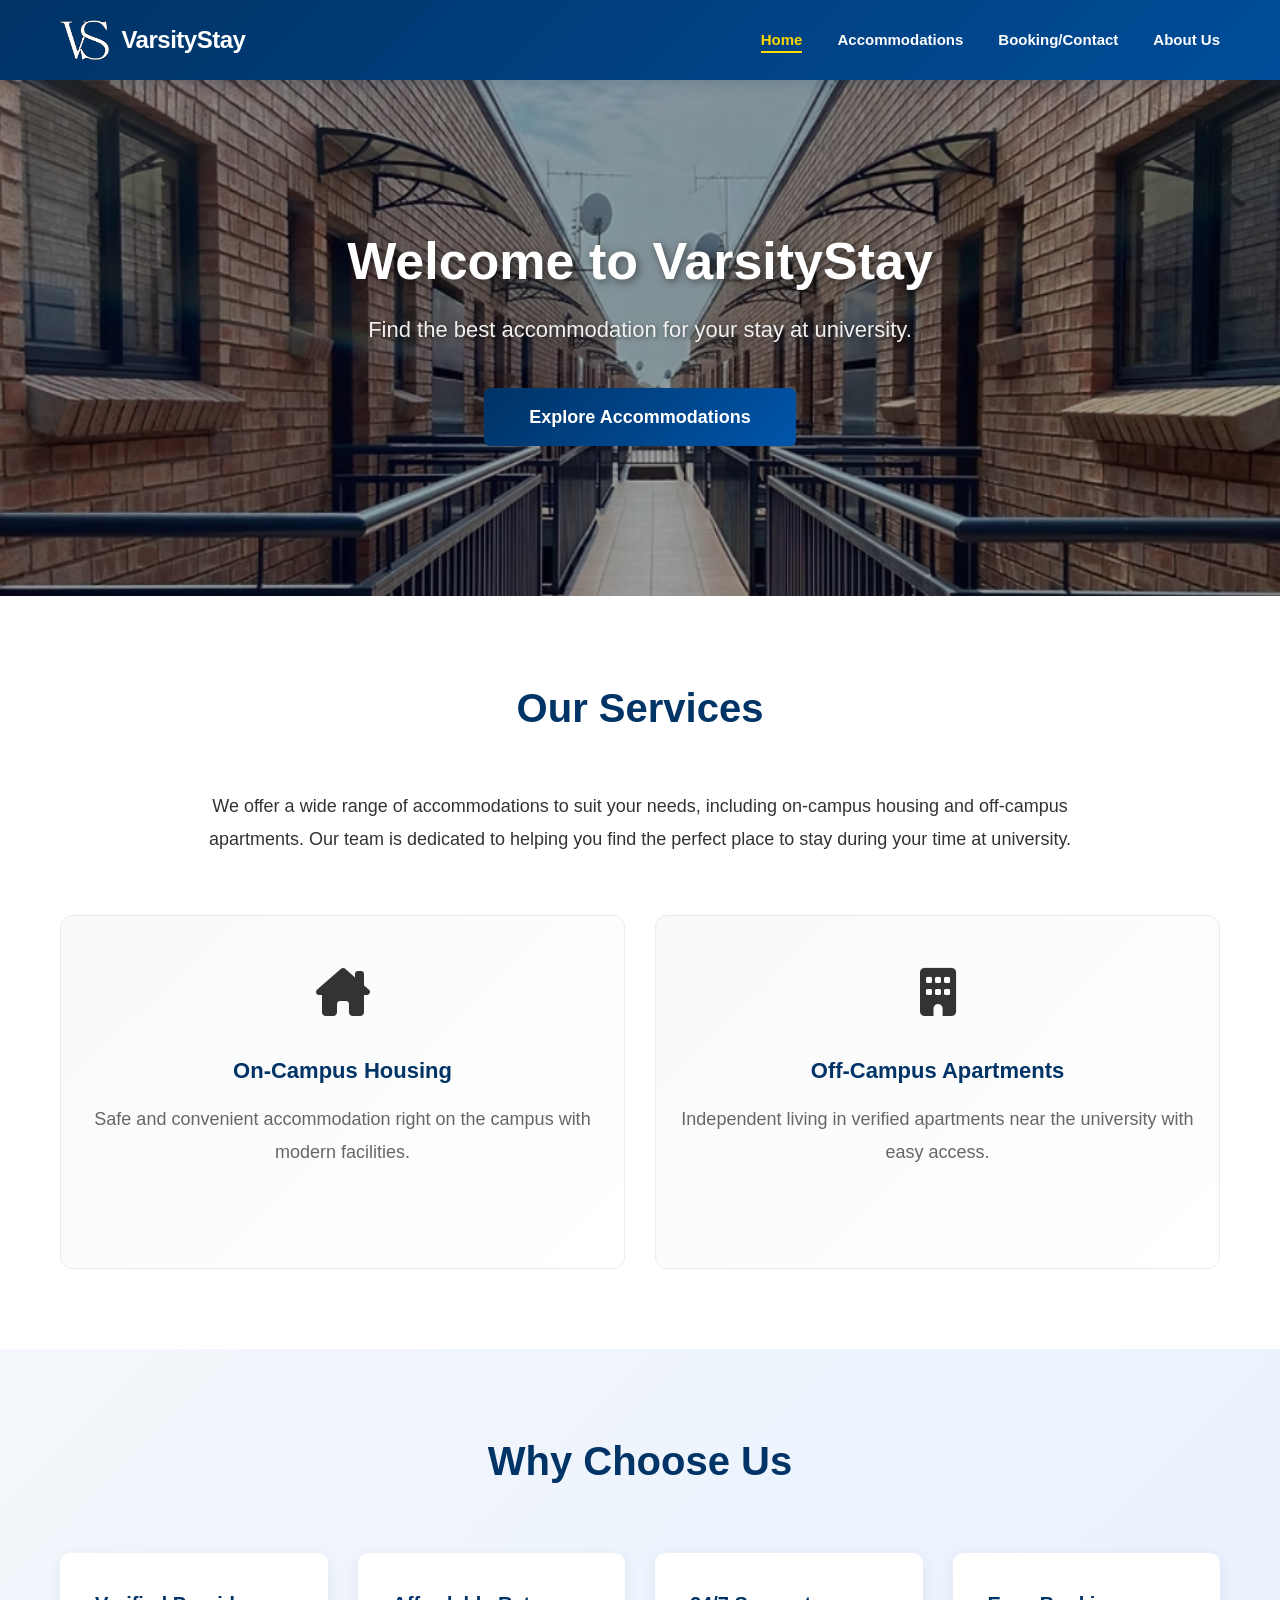
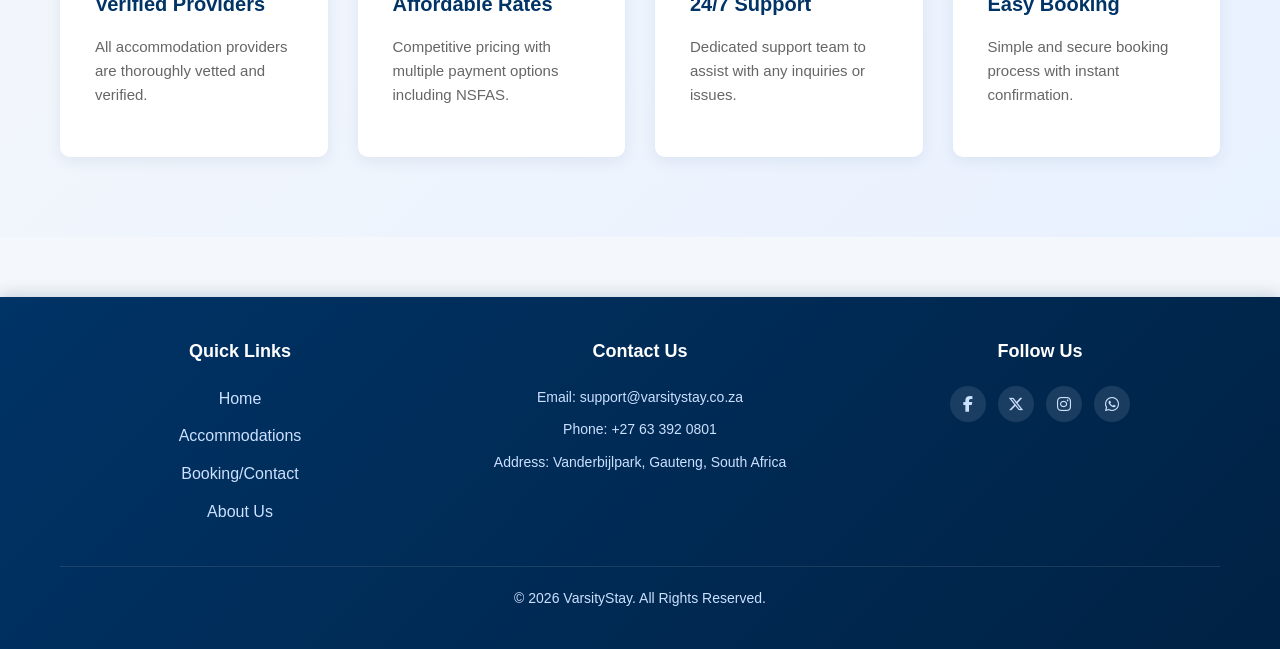
<file: index.html>
<!DOCTYPE html>
<html lang="en">
<head>
    <meta charset="UTF-8">
    <meta name="viewport" content="width=device-width, initial-scale=1.0">
    <title>VarsityStay | Home</title>
    <link rel="icon" type="image/png" href="images/VS.png">
    <link rel="stylesheet" href="css/style.css?v=1.1">
    <link rel="stylesheet" href="https://cdnjs.cloudflare.com/ajax/libs/font-awesome/6.5.1/css/all.min.css">
    <style>
        #hero {
            position: relative;
            overflow: hidden;
        }

        #hero::after {
            content: '';
            position: absolute;
            top: 0;
            left: 0;
            right: 0;
            bottom: 0;
            background: url('images/VUT.jpeg') center/cover;
            background-attachment: fixed;
            animation: zoomBackground 15s ease-in-out infinite;
            z-index: 0;
        }

        @keyframes zoomBackground {
            0%, 100% {
                transform: scale(1);
            }
            50% {
                transform: scale(1.1);
            }
        }

        #hero::before {
            content: '';
            position: absolute;
            top: 0;
            left: 0;
            right: 0;
            bottom: 0;
            background: rgba(0, 0, 0, 0.35);
            z-index: 1;
        }

        .hero-content {
            position: relative;
            z-index: 2 !important;
        }

        #hero h1 {
            color: #ffffff !important;
            text-shadow: 2px 2px 8px rgba(0, 0, 0, 0.5);
        }

        #hero p {
            color: #f0f0f0 !important;
            text-shadow: 1px 1px 4px rgba(0, 0, 0, 0.5);
        }

        #hero .btn {
            position: relative;
            z-index: 2;
        }
    </style>
</head>
<body>
    <header>
        <div class="header-container">
            <div class="logo">
                <a href="index.html"><img src="images/VS.png" alt="VarsityStay Logo" class="logo-img">VarsityStay</a>
            </div>
            <nav>
                <ul>
                    <li><a href="index.html" class="active">Home</a></li>
                    <li><a href="Accom.html">Accommodations</a></li>
                    <li><a href="Booking.html">Booking/Contact</a></li>
                    <li><a href="About.html">About Us</a></li>
                </ul>
            </nav>
        </div>
    </header>

    <main>
        <section id="hero">
            <div class="hero-content">
                <h1>Welcome to VarsityStay</h1>
                <p>Find the best accommodation for your stay at university.</p>
                <a href="Accom.html" class="btn btn-primary">Explore Accommodations</a>
            </div>
        </section>

        <section id="services">
            <div class="container">
                <h2>Our Services</h2>
                <p>We offer a wide range of accommodations to suit your needs, including on-campus housing and off-campus apartments. Our team is dedicated to helping you find the perfect place to stay during your time at university.</p>
                
                <div class="services-grid">
                    <article class="service-card">
                        <div class="service-icon"><i class="fa-solid fa-house-chimney"></i></div>
                        <h3>On-Campus Housing</h3>
                        <p>Safe and convenient accommodation right on the campus with modern facilities.</p>
                    </article>
                    <article class="service-card">
                        <div class="service-icon"><i class="fa-solid fa-building"></i></div>
                        <h3>Off-Campus Apartments</h3>
                        <p>Independent living in verified apartments near the university with easy access.</p>
                    </article>
                </div>
            </div>
        </section>

        <section id="features">
            <div class="container">
                <h2>Why Choose Us</h2>
                <div class="features-grid">
                    <div class="feature">
                        <h3>Verified Providers</h3>
                        <p>All accommodation providers are thoroughly vetted and verified.</p>
                    </div>
                    <div class="feature">
                        <h3>Affordable Rates</h3>
                        <p>Competitive pricing with multiple payment options including NSFAS.</p>
                    </div>
                    <div class="feature">
                        <h3>24/7 Support</h3>
                        <p>Dedicated support team to assist with any inquiries or issues.</p>
                    </div>
                    <div class="feature">
                        <h3>Easy Booking</h3>
                        <p>Simple and secure booking process with instant confirmation.</p>
                    </div>
                </div>
            </div>
        </section>
    </main>

    <footer>
        <div class="container">
            <div class="footer-content">
                <div class="footer-section">
                    <h4>Quick Links</h4>
                    <ul>
                        <li><a href="index.html">Home</a></li>
                        <li><a href="Accom.html">Accommodations</a></li>
                        <li><a href="Booking.html">Booking/Contact</a></li>
                        <li><a href="About.html">About Us</a></li>
                    </ul>
                </div>
                <div class="footer-section">
                    <h4>Contact Us</h4>
                    <p>Email: <a href="mailto:support@varsitystay.co.za">support@varsitystay.co.za</a></p>
                    <p>Phone: <a href="tel:+27633920801">+27 63 392 0801</a></p>
                    <p>Address: Vanderbijlpark, Gauteng, South Africa</p>
                </div>
                <div class="footer-section">
                    <h4>Follow Us</h4>
                    <ul class="social-links">
                        <li><a href="https://www.facebook.com/varsitystay" target="_blank" title="Facebook"><i class="fa-brands fa-facebook-f"></i></a></li>
                        <li><a href="https://www.twitter.com/varsitystay" target="_blank" title="Twitter"><i class="fa-brands fa-x-twitter"></i></a></li>
                        <li><a href="https://www.instagram.com/varsitystay" target="_blank" title="Instagram"><i class="fa-brands fa-instagram"></i></a></li>
                        <li><a href="https://wa.me/27633920801" target="_blank" title="WhatsApp"><i class="fa-brands fa-whatsapp"></i></a></li>
                    </ul>
                </div>
            </div>
            <div class="footer-bottom">
                <p>&copy; 2026 VarsityStay. All Rights Reserved.</p>
            </div>
        </div>
    </footer>
</body>
</html>
</file>
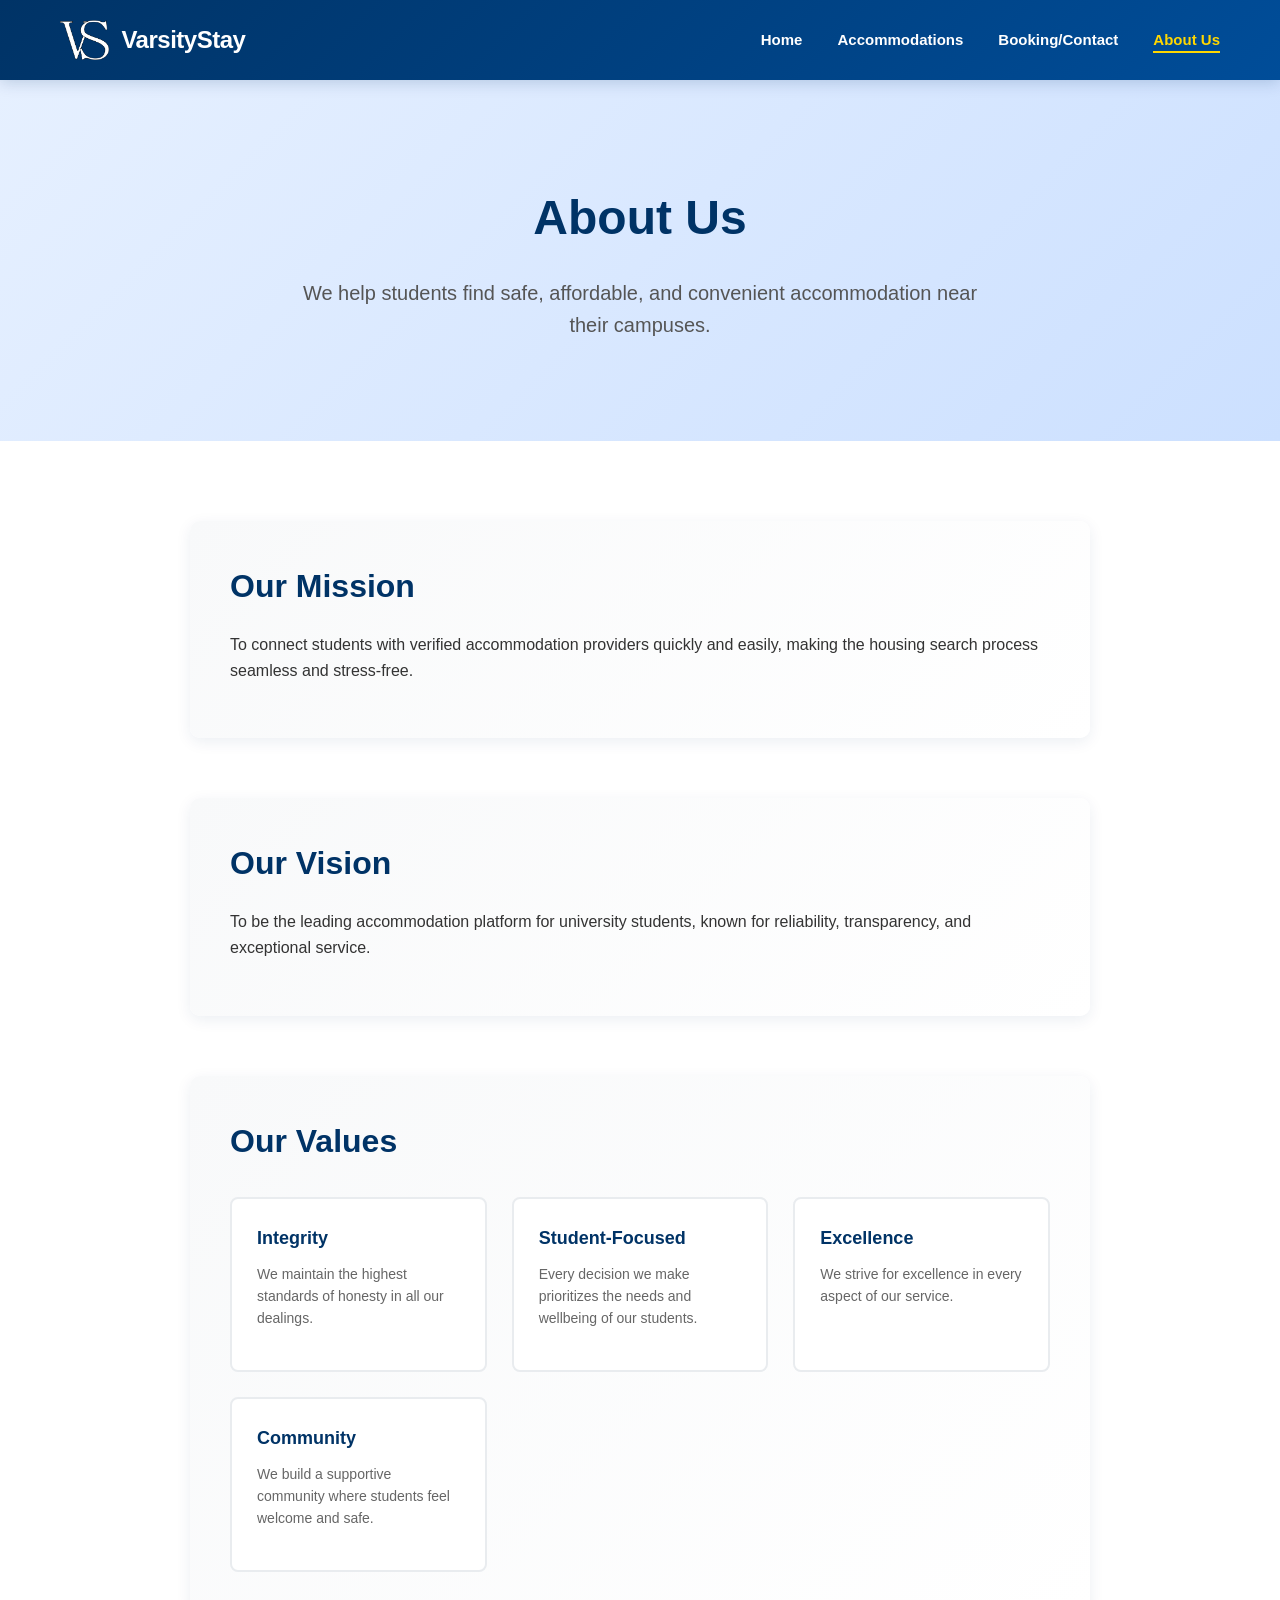
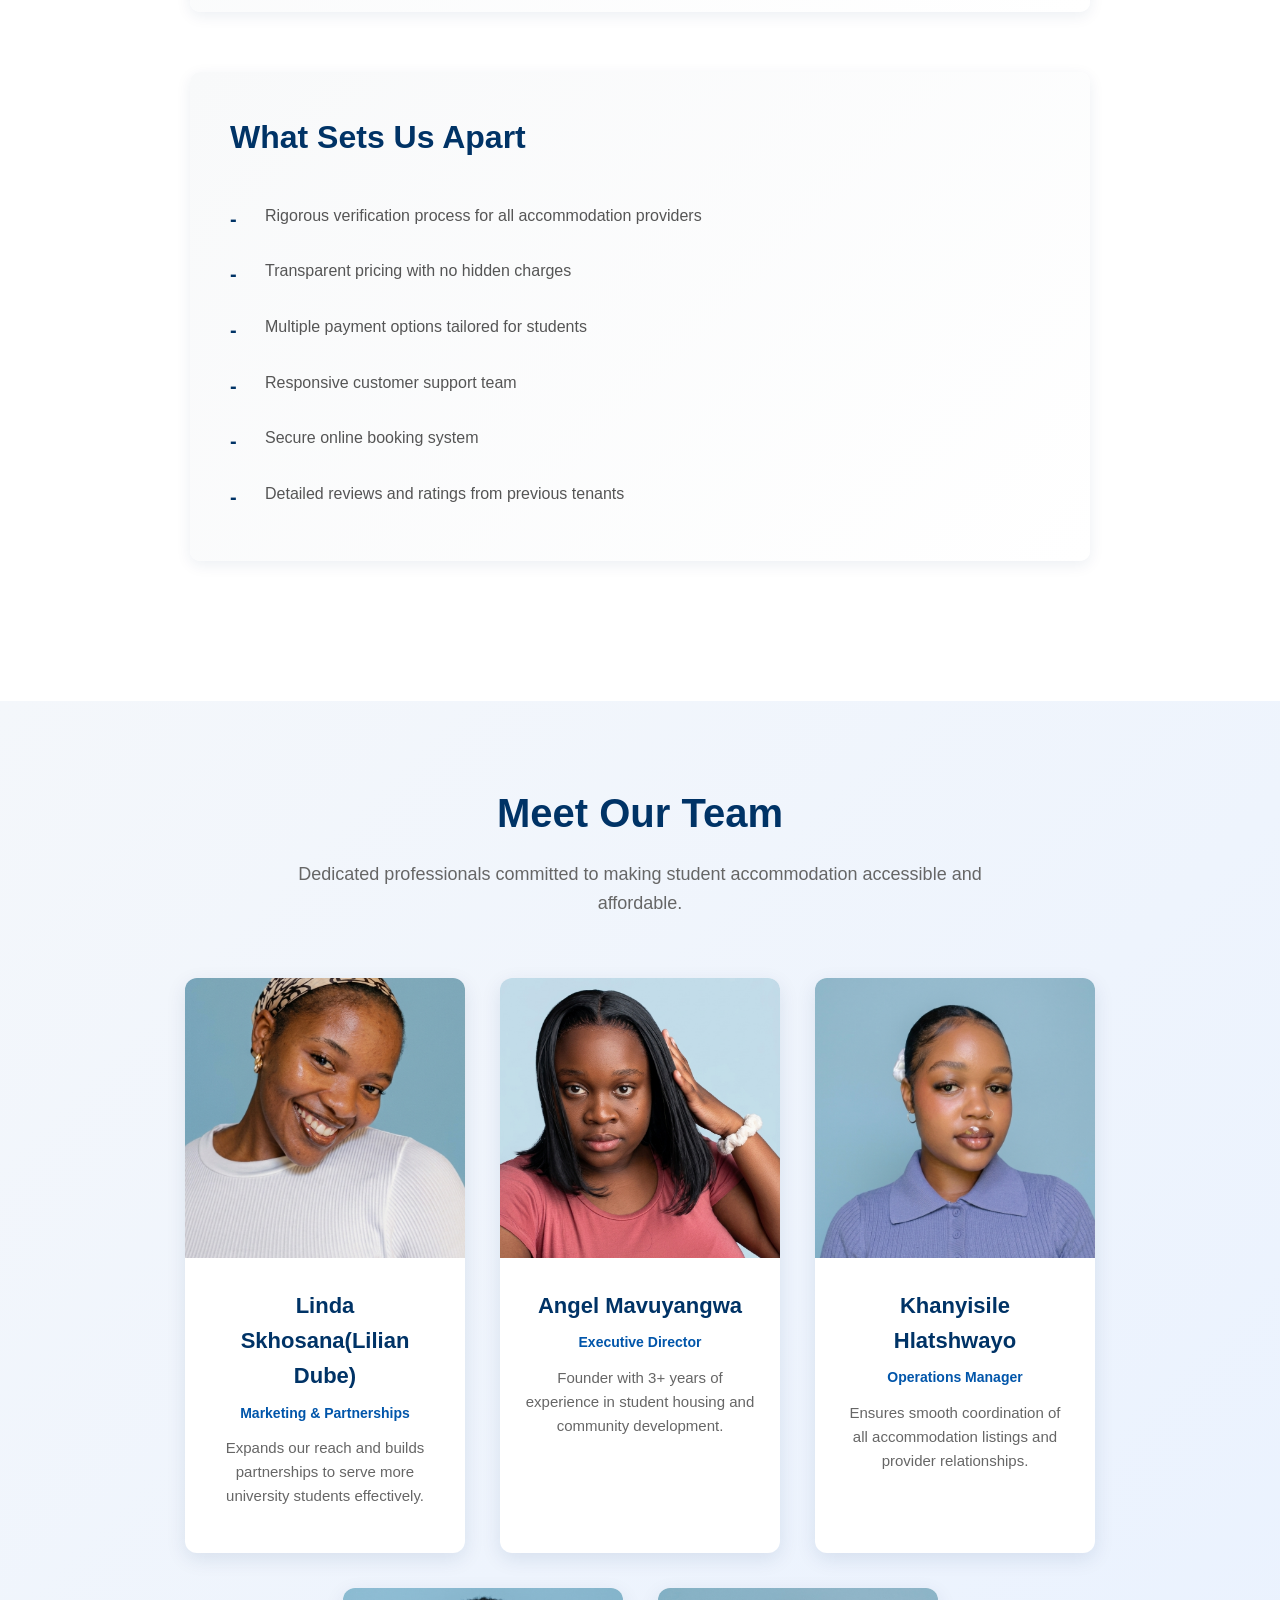
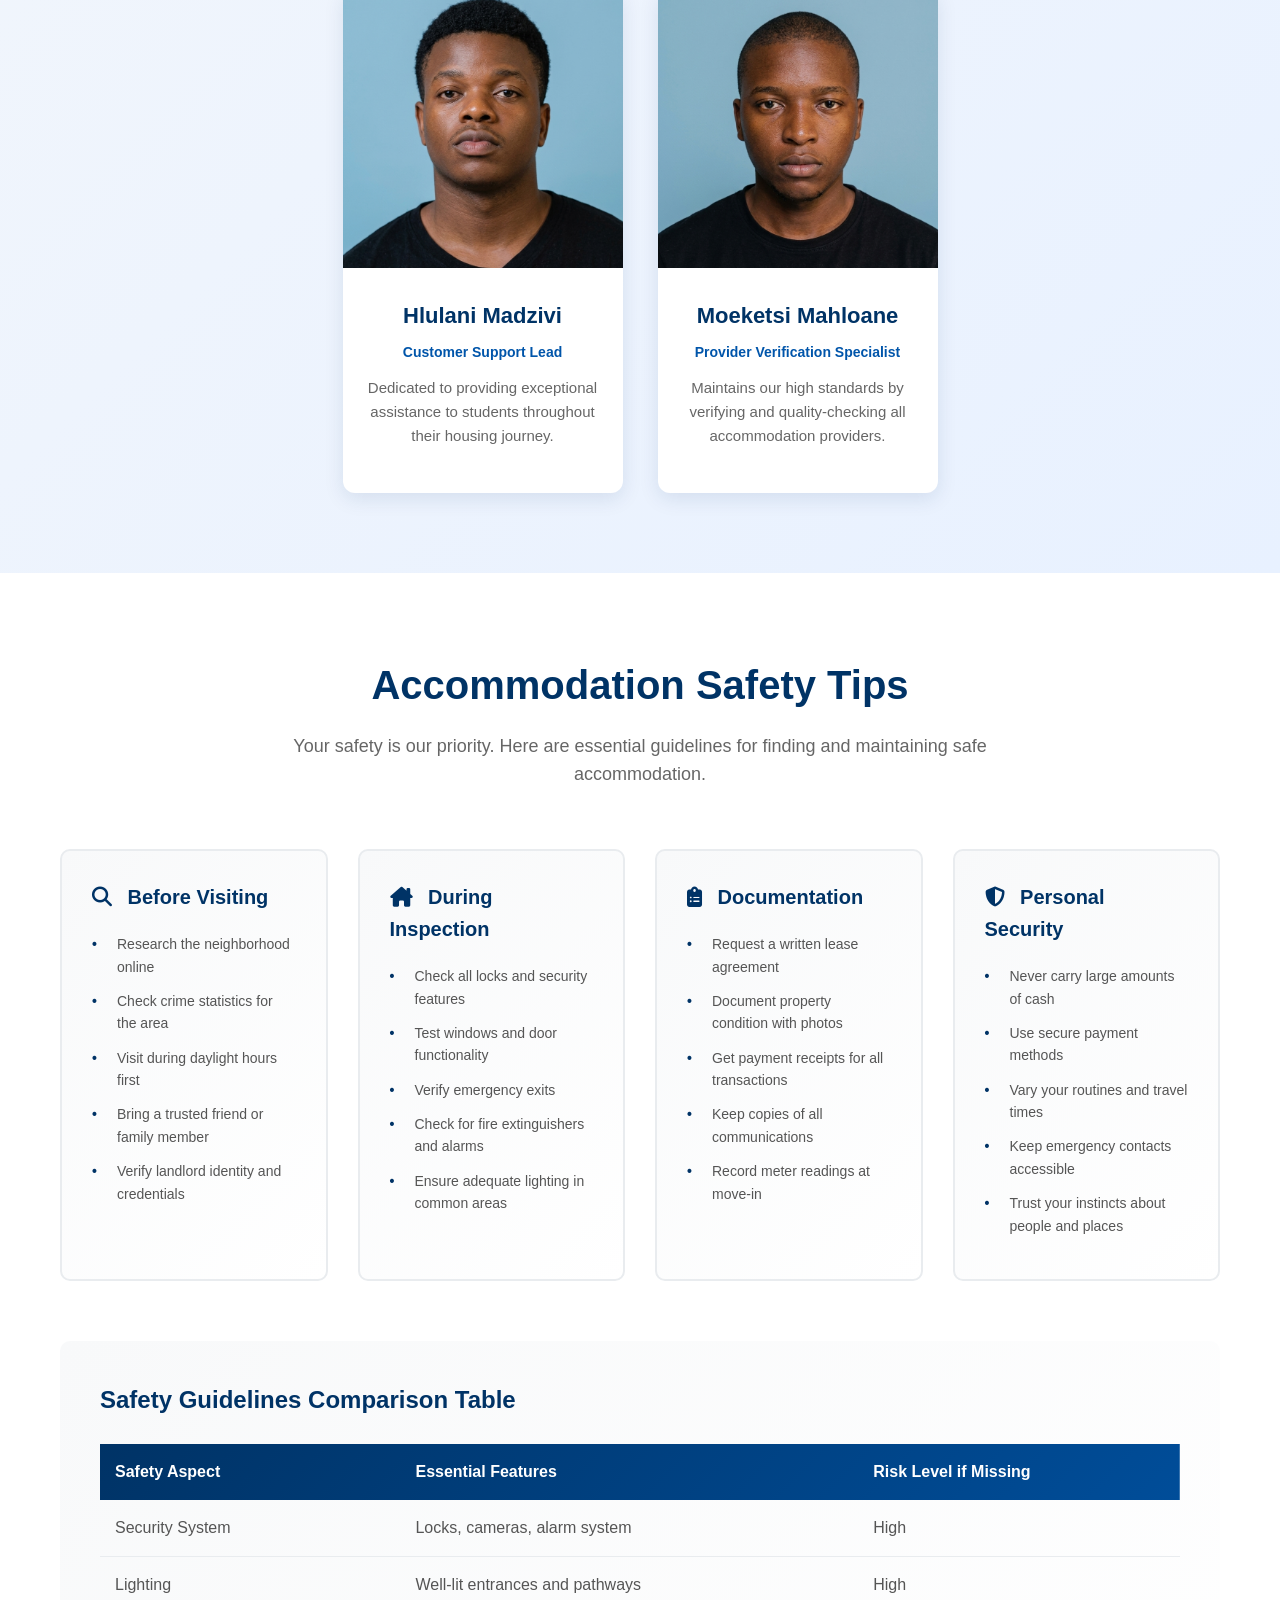
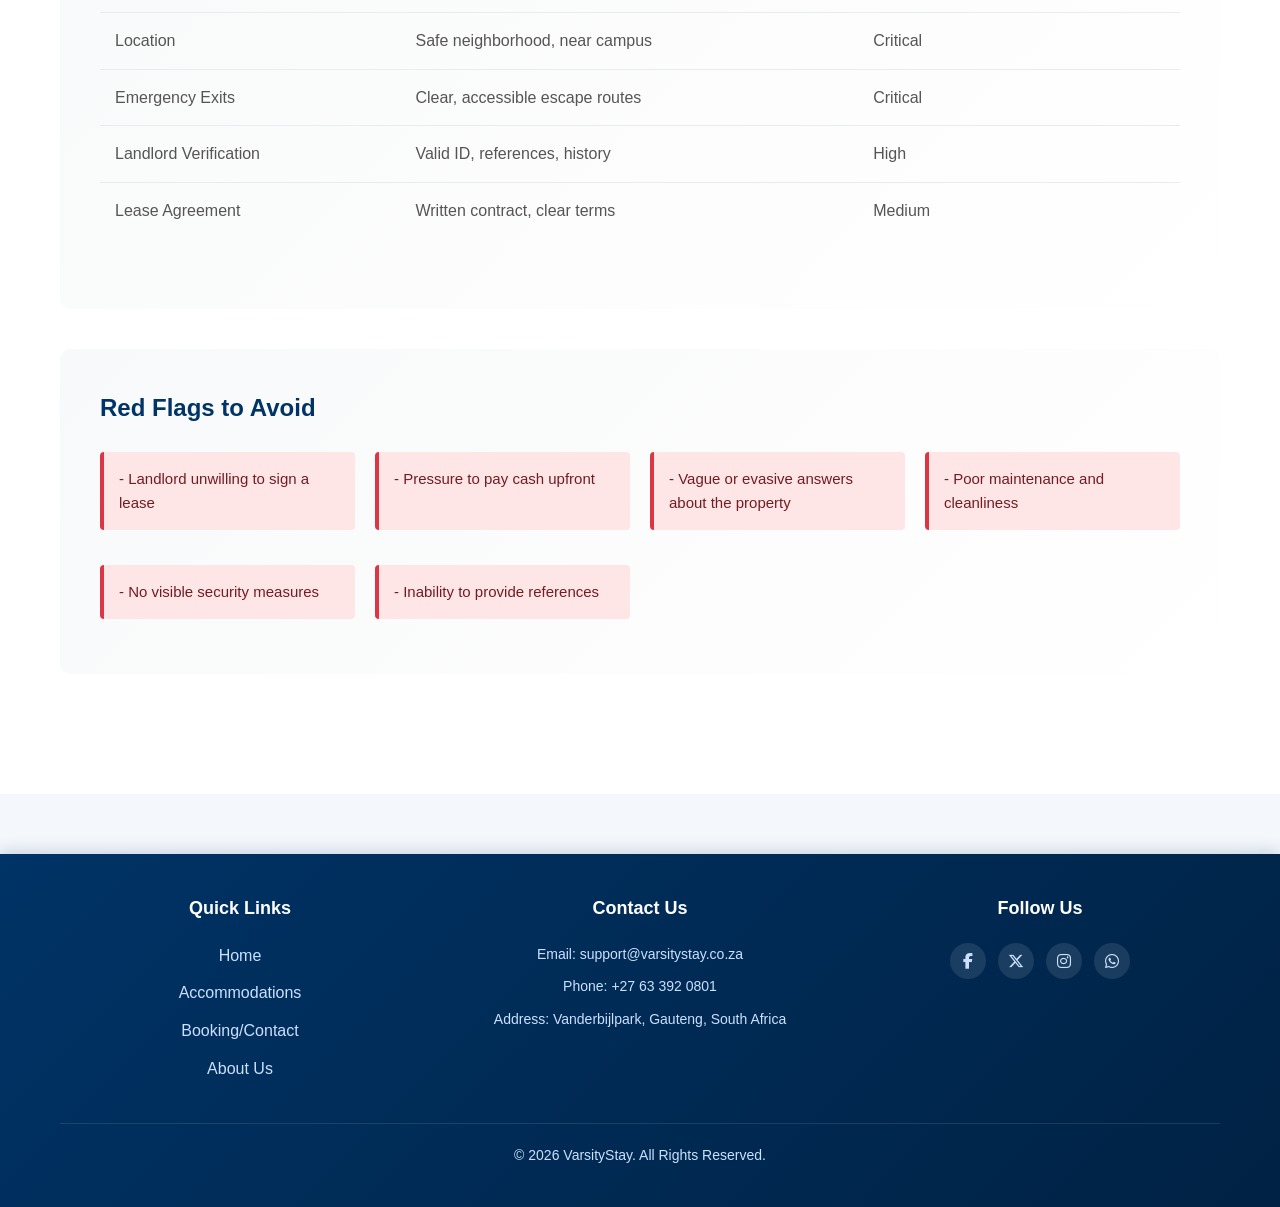
<file: About.html>
<!DOCTYPE html>
<html lang="en">
<head>
    <meta charset="UTF-8">
    <meta name="viewport" content="width=device-width, initial-scale=1.0">
    <title>About Us | VarsityStay</title>
    <link rel="icon" type="image/png" href="images/VS.png">
    <link rel="stylesheet" href="css/style.css?v=1.1">
    <link rel="stylesheet" href="https://cdnjs.cloudflare.com/ajax/libs/font-awesome/6.5.1/css/all.min.css">
</head>
<body>
    <header>
        <div class="header-container">
            <div class="logo">
                <a href="index.html"><img src="images/VS.png" alt="VarsityStay Logo" class="logo-img">VarsityStay</a>
            </div>
            <nav>
                <ul>
                    <li><a href="index.html">Home</a></li>
                    <li><a href="Accom.html">Accommodations</a></li>
                    <li><a href="Booking.html">Booking/Contact</a></li>
                    <li><a href="About.html" class="active">About Us</a></li>
                </ul>
            </nav>
        </div>
    </header>

    <main>
        <section id="about-hero">
            <div class="container">
                <h1>About Us</h1>
                <p class="lead">We help students find safe, affordable, and convenient accommodation near their campuses.</p>
            </div>
        </section>

        <section id="about-content">
            <div class="container">
                <article class="about-section">
                    <h2>Our Mission</h2>
                    <p>To connect students with verified accommodation providers quickly and easily, making the housing search process seamless and stress-free.</p>
                </article>

                <article class="about-section">
                    <h2>Our Vision</h2>
                    <p>To be the leading accommodation platform for university students, known for reliability, transparency, and exceptional service.</p>
                </article>

                <article class="about-section">
                    <h2>Our Values</h2>
                    <div class="values-list">
                        <div class="value-item">
                            <h3>Integrity</h3>
                            <p>We maintain the highest standards of honesty in all our dealings.</p>
                        </div>
                        <div class="value-item">
                            <h3>Student-Focused</h3>
                            <p>Every decision we make prioritizes the needs and wellbeing of our students.</p>
                        </div>
                        <div class="value-item">
                            <h3>Excellence</h3>
                            <p>We strive for excellence in every aspect of our service.</p>
                        </div>
                        <div class="value-item">
                            <h3>Community</h3>
                            <p>We build a supportive community where students feel welcome and safe.</p>
                        </div>
                    </div>
                </article>

                <article class="about-section">
                    <h2>What Sets Us Apart</h2>
                    <ul class="features-list">
                        <li>Rigorous verification process for all accommodation providers</li>
                        <li>Transparent pricing with no hidden charges</li>
                        <li>Multiple payment options tailored for students</li>
                        <li>Responsive customer support team</li>
                        <li>Secure online booking system</li>
                        <li>Detailed reviews and ratings from previous tenants</li>
                    </ul>
                </article>
            </div>
        </section>

        <section id="team">
            <div class="container">
                <h2>Meet Our Team</h2>
                <p>Dedicated professionals committed to making student accommodation accessible and affordable.</p>
                    <div class="team-grid">
                         <div class="team-member">
                        <div class="team-image">
                            <img src="images/Lilian.png" alt="Linda Skhosana (Lilian Dube) - Marketing">
                        </div>
                        <div class="team-info">
                            <h3>Linda Skhosana(Lilian Dube)</h3>
                            <p class="team-role">Marketing & Partnerships</p>
                            <p class="team-bio">Expands our reach and builds partnerships to serve more university students effectively.</p>
                        </div>
                    </div>
                    <div class="team-member">
                        <div class="team-image">
                            <img src="images/Angie.png" alt="Angel Mavuyangwa - Director">
                        </div>
                        <div class="team-info">
                            <h3>Angel Mavuyangwa</h3>
                            <p class="team-role">Executive Director</p>
                            <p class="team-bio">Founder with 3+ years of experience in student housing and community development.</p>
                        </div>
                    </div>

                    <div class="team-member">
                        <div class="team-image">
                            <img src="images/1stLady.png" alt="Khanyisile Hlatshwayo - Operations">
                        </div>
                        <div class="team-info">
                            <h3>Khanyisile Hlatshwayo</h3>
                            <p class="team-role">Operations Manager</p>
                            <p class="team-bio">Ensures smooth coordination of all accommodation listings and provider relationships.</p>
                        </div>
                    </div>

                    <div class="team-member">
                        <div class="team-image">
                            <img src="images/MyManH.png" alt="Hlulani Madzivi - Customer Support">
                        </div>
                        <div class="team-info">
                            <h3>Hlulani Madzivi</h3>
                            <p class="team-role">Customer Support Lead</p>
                            <p class="team-bio">Dedicated to providing exceptional assistance to students throughout their housing journey.</p>
                        </div>
                    </div>

                    <div class="team-member">
                        <div class="team-image">
                            <img src="images/max.png" alt="Moeketsi Mahloane - Verification">
                        </div>
                        <div class="team-info">
                            <h3>Moeketsi Mahloane</h3>
                            <p class="team-role">Provider Verification Specialist</p>
                            <p class="team-bio">Maintains our high standards by verifying and quality-checking all accommodation providers.</p>
                        </div>
                    </div>
                </div>
            </div>
        </section>

        <section id="safety-tips">
            <div class="container">
                <h2>Accommodation Safety Tips</h2>
                <p>Your safety is our priority. Here are essential guidelines for finding and maintaining safe accommodation.</p>
                
                <div class="safety-tips-grid">
                    <div class="safety-card">
                        <h3><i class="fa-solid fa-magnifying-glass"></i> Before Visiting</h3>
                        <ul>
                            <li>Research the neighborhood online</li>
                            <li>Check crime statistics for the area</li>
                            <li>Visit during daylight hours first</li>
                            <li>Bring a trusted friend or family member</li>
                            <li>Verify landlord identity and credentials</li>
                        </ul>
                    </div>

                    <div class="safety-card">
                        <h3><i class="fa-solid fa-house-chimney"></i> During Inspection</h3>
                        <ul>
                            <li>Check all locks and security features</li>
                            <li>Test windows and door functionality</li>
                            <li>Verify emergency exits</li>
                            <li>Check for fire extinguishers and alarms</li>
                            <li>Ensure adequate lighting in common areas</li>
                        </ul>
                    </div>

                    <div class="safety-card">
                        <h3><i class="fa-solid fa-clipboard-list"></i> Documentation</h3>
                        <ul>
                            <li>Request a written lease agreement</li>
                            <li>Document property condition with photos</li>
                            <li>Get payment receipts for all transactions</li>
                            <li>Keep copies of all communications</li>
                            <li>Record meter readings at move-in</li>
                        </ul>
                    </div>

                    <div class="safety-card">
                        <h3><i class="fa-solid fa-shield-halved"></i> Personal Security</h3>
                        <ul>
                            <li>Never carry large amounts of cash</li>
                            <li>Use secure payment methods</li>
                            <li>Vary your routines and travel times</li>
                            <li>Keep emergency contacts accessible</li>
                            <li>Trust your instincts about people and places</li>
                        </ul>
                    </div>
                </div>

                <article class="safety-section">
                    <h3>Safety Guidelines Comparison Table</h3>
                    <table class="safety-table">
                        <thead>
                            <tr>
                                <th>Safety Aspect</th>
                                <th>Essential Features</th>
                                <th>Risk Level if Missing</th>
                            </tr>
                        </thead>
                        <tbody>
                            <tr>
                                <td>Security System</td>
                                <td>Locks, cameras, alarm system</td>
                                <td>High</td>
                            </tr>
                            <tr>
                                <td>Lighting</td>
                                <td>Well-lit entrances and pathways</td>
                                <td>High</td>
                            </tr>
                            <tr>
                                <td>Location</td>
                                <td>Safe neighborhood, near campus</td>
                                <td>Critical</td>
                            </tr>
                            <tr>
                                <td>Emergency Exits</td>
                                <td>Clear, accessible escape routes</td>
                                <td>Critical</td>
                            </tr>
                            <tr>
                                <td>Landlord Verification</td>
                                <td>Valid ID, references, history</td>
                                <td>High</td>
                            </tr>
                            <tr>
                                <td>Lease Agreement</td>
                                <td>Written contract, clear terms</td>
                                <td>Medium</td>
                            </tr>
                        </tbody>
                    </table>
                </article>

                <article class="safety-section">
                    <h3>Red Flags to Avoid</h3>
                    <div class="red-flags">
                        <p>- Landlord unwilling to sign a lease</p>
                        <p>- Pressure to pay cash upfront</p>
                        <p>- Vague or evasive answers about the property</p>
                        <p>- Poor maintenance and cleanliness</p>
                        <p>- No visible security measures</p>
                        <p>- Inability to provide references</p>
                    </div>
                </article>
            </div>
        </section>
    </main>

    <footer>
        <div class="container">
            <div class="footer-content">
                <div class="footer-section">
                    <h4>Quick Links</h4>
                    <ul>
                        <li><a href="index.html">Home</a></li>
                        <li><a href="Accom.html">Accommodations</a></li>
                        <li><a href="Booking.html">Booking/Contact</a></li>
                        <li><a href="About.html">About Us</a></li>
                    </ul>
                </div>
                <div class="footer-section">
                    <h4>Contact Us</h4>
                    <p>Email: <a href="mailto:support@varsitystay.co.za">support@varsitystay.co.za</a></p>
                    <p>Phone: <a href="tel:+27633920801">+27 63 392 0801</a></p>
                    <p>Address: Vanderbijlpark, Gauteng, South Africa</p>
                </div>
                <div class="footer-section">
                    <h4>Follow Us</h4>
                    <ul class="social-links">
                        <li><a href="https://www.facebook.com/varsitystay" target="_blank" title="Facebook"><i class="fa-brands fa-facebook-f"></i></a></li>
                        <li><a href="https://www.twitter.com/varsitystay" target="_blank" title="Twitter"><i class="fa-brands fa-x-twitter"></i></a></li>
                        <li><a href="https://www.instagram.com/varsitystay" target="_blank" title="Instagram"><i class="fa-brands fa-instagram"></i></a></li>
                        <li><a href="https://wa.me/27633920801" target="_blank" title="WhatsApp"><i class="fa-brands fa-whatsapp"></i></a></li>
                    </ul>
                </div>
            </div>
            <div class="footer-bottom">
                <p>&copy; 2026 VarsityStay. All Rights Reserved.</p>
            </div>
        </div>
    </footer>
</body>
</html>
</file>
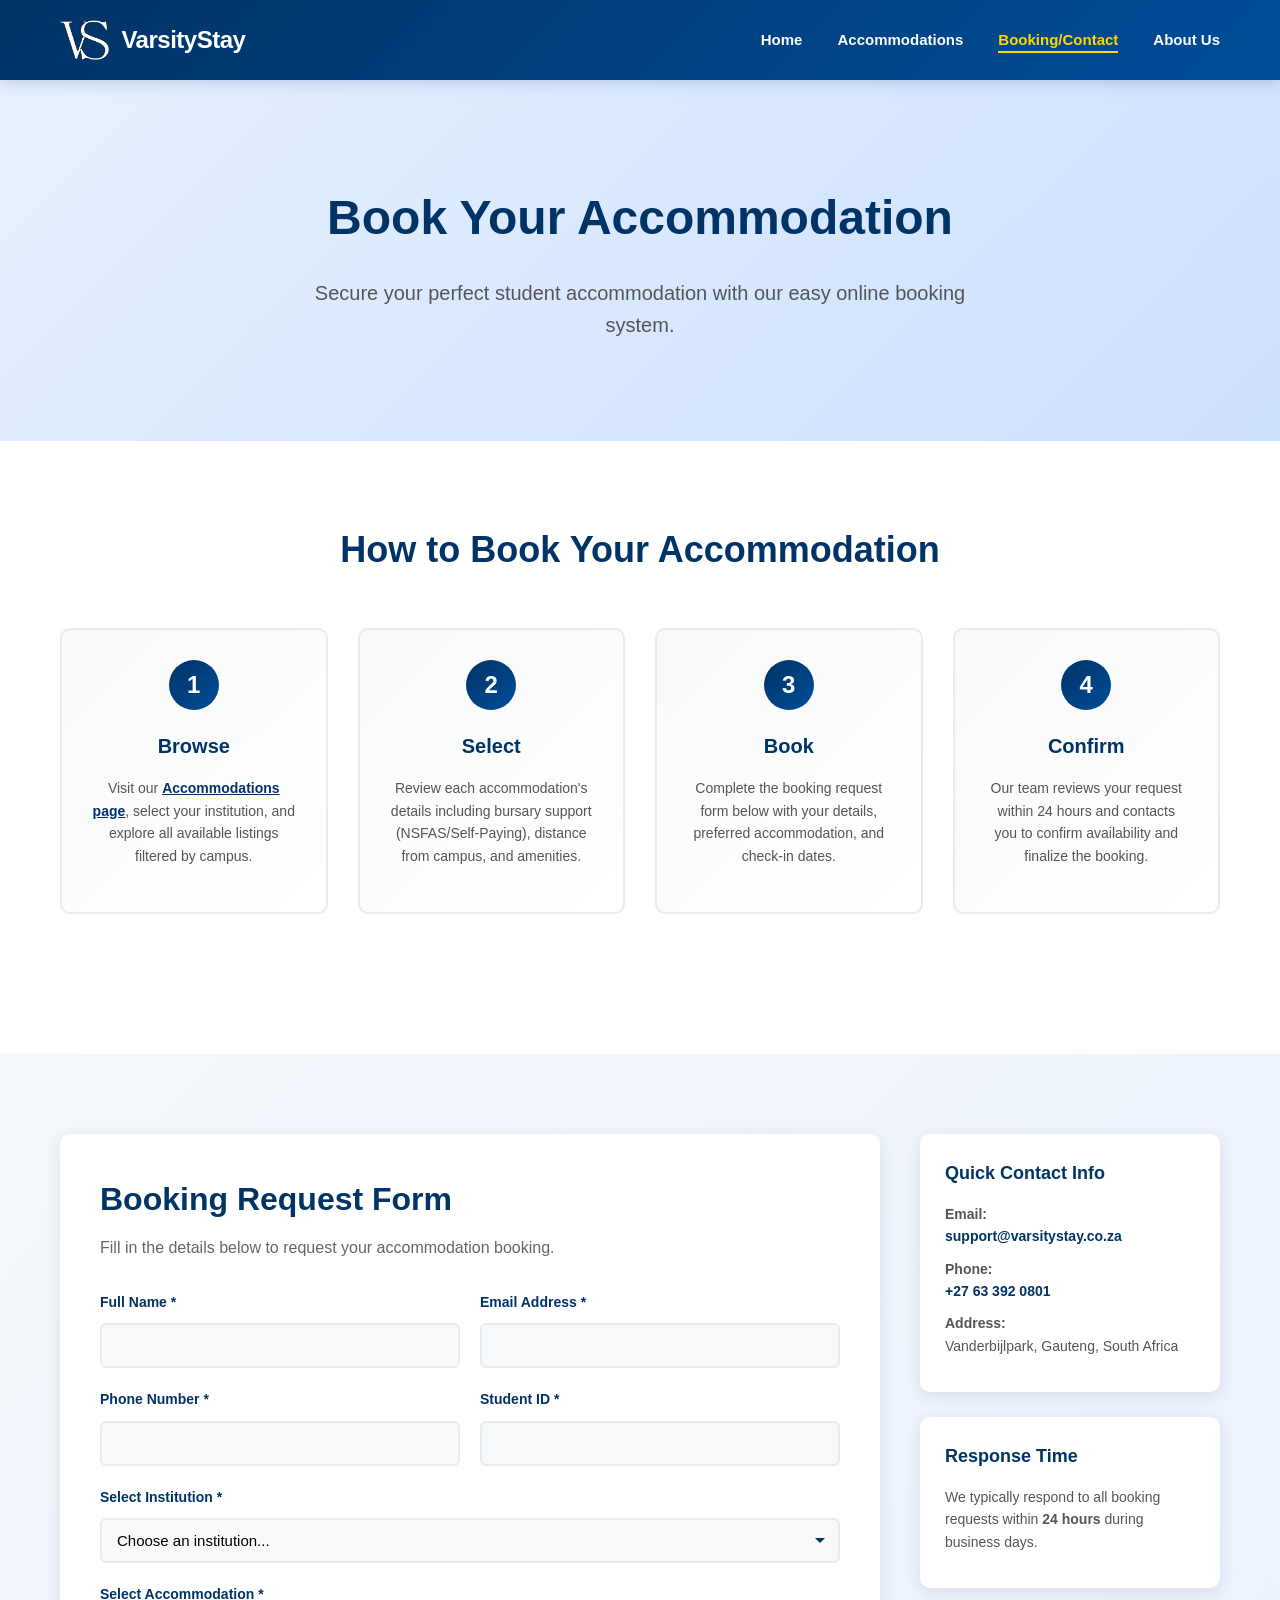
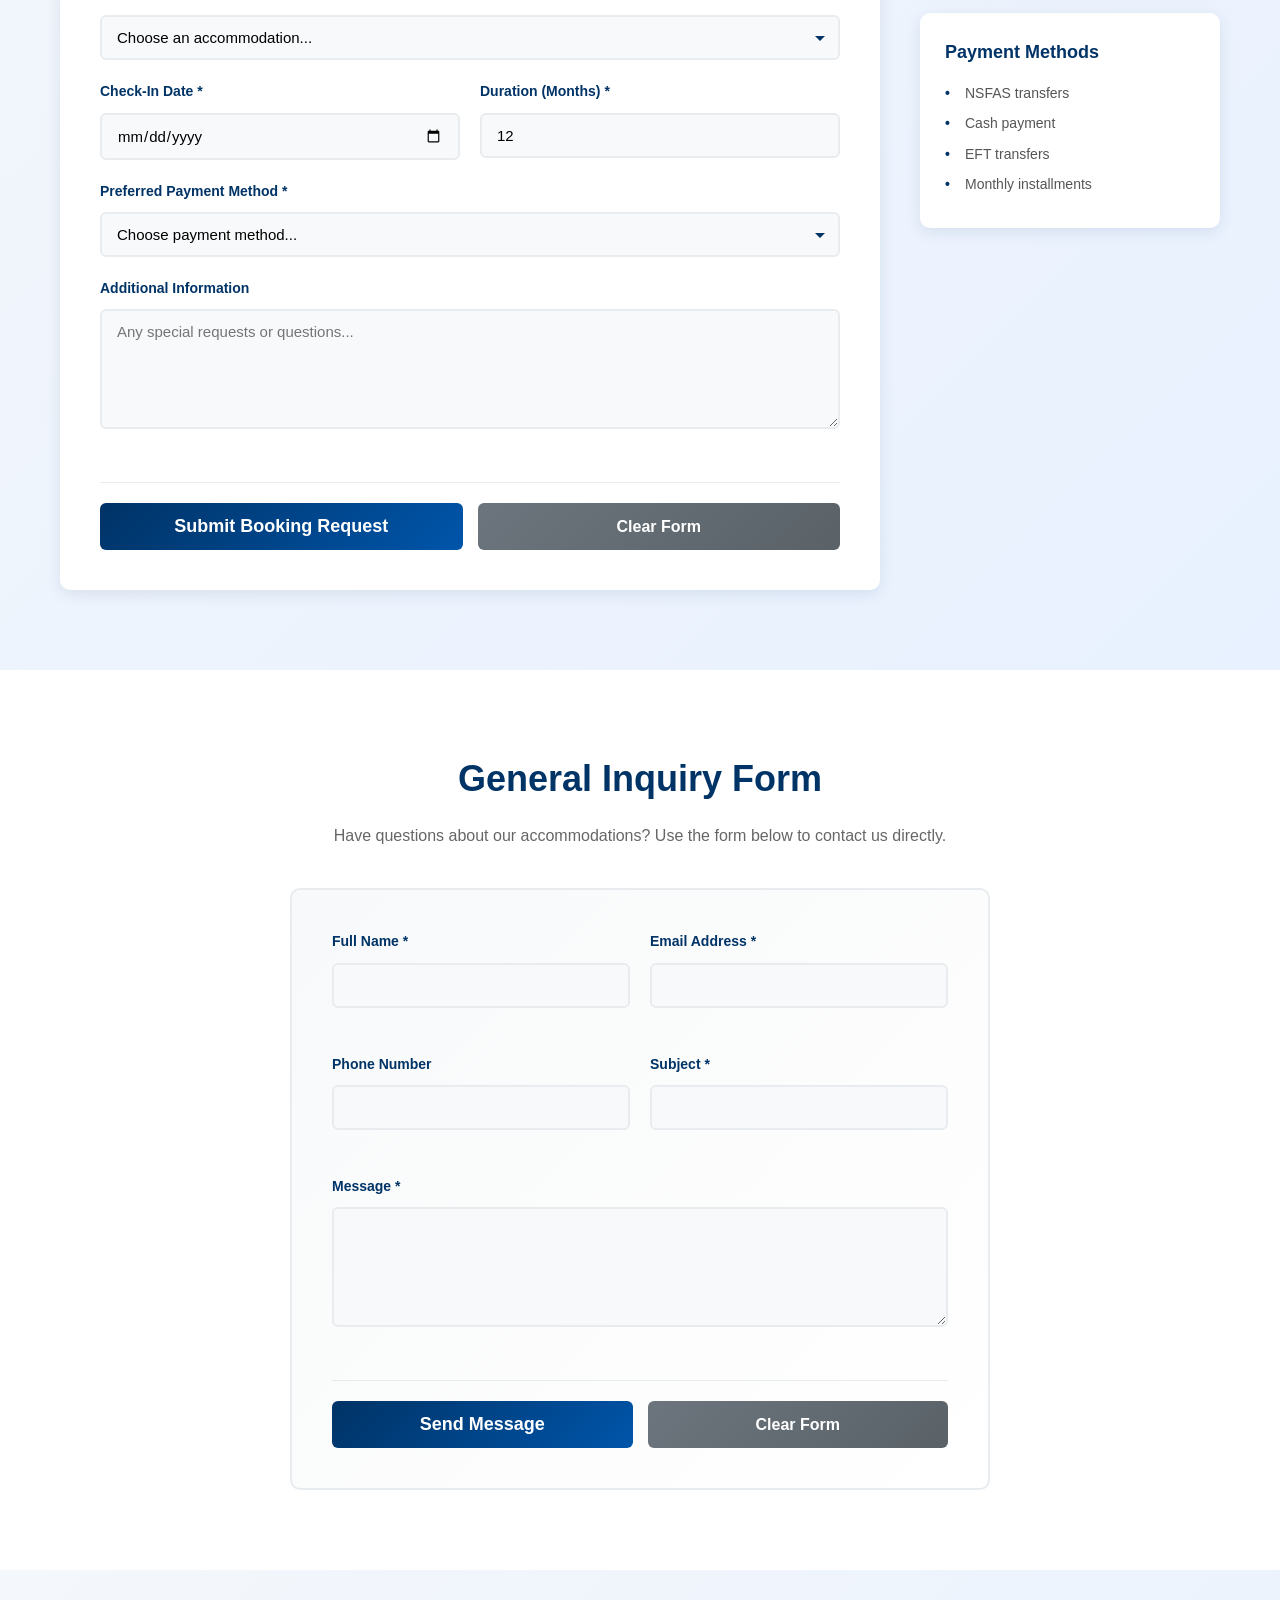
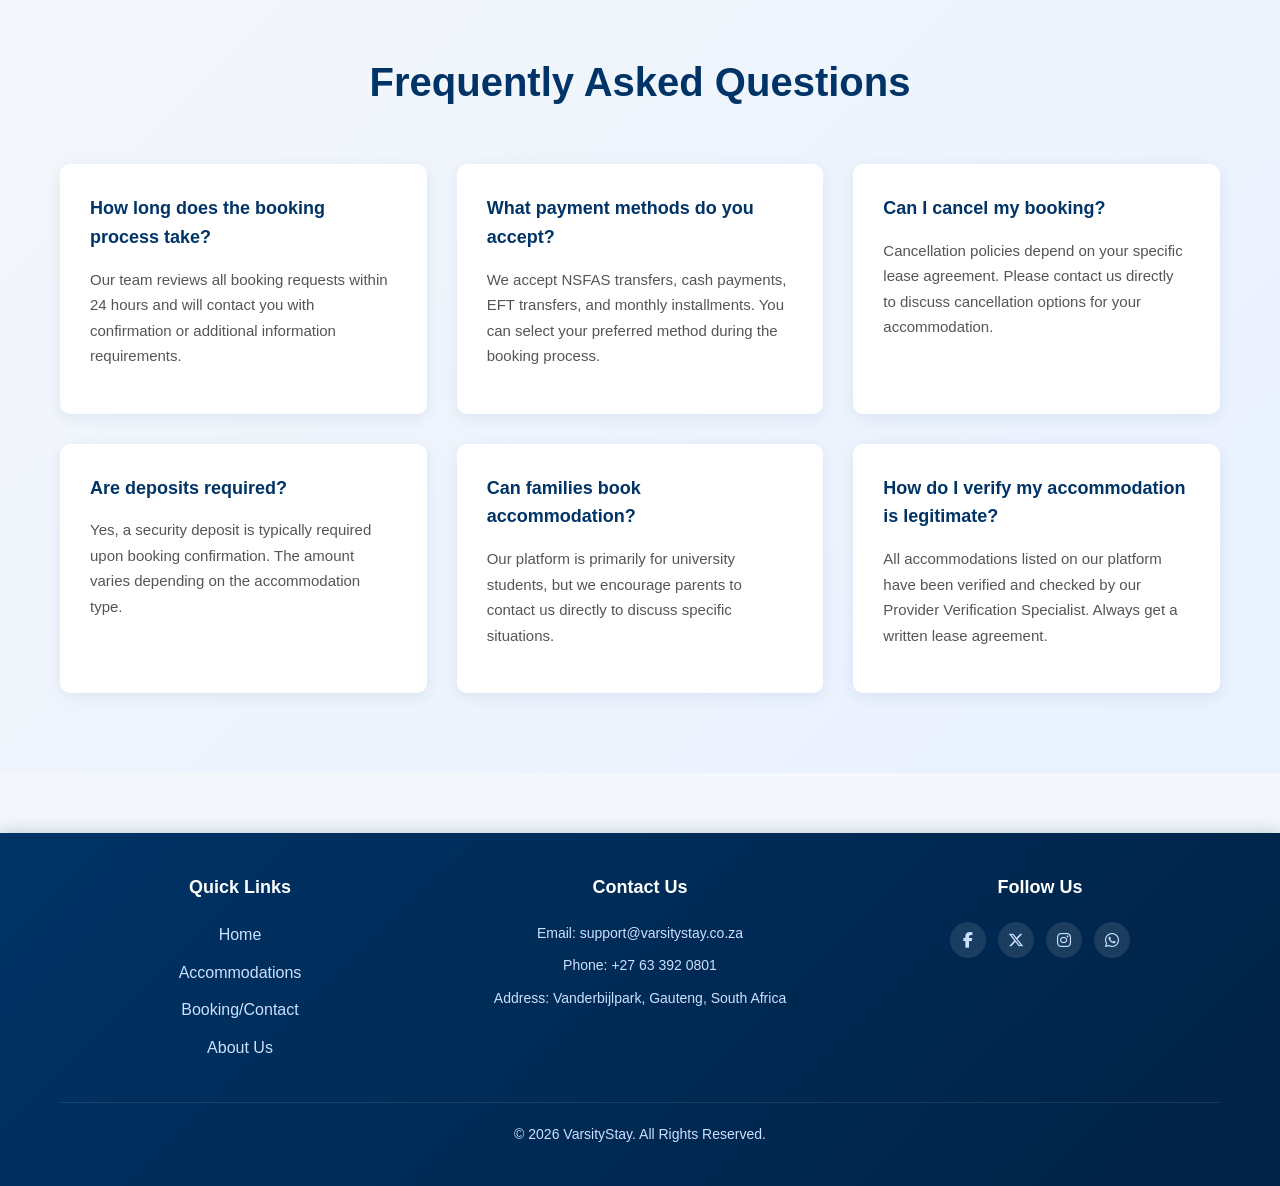
<file: Booking.html>
<!DOCTYPE html>
<html lang="en">
<head>
    <meta charset="UTF-8">
    <meta name="viewport" content="width=device-width, initial-scale=1.0">
    <title>Booking & Contact | VarsityStay</title>
    <link rel="icon" type="image/png" href="images/VS.png">
    <link rel="stylesheet" href="css/style.css?v=1.1">
    <link rel="stylesheet" href="https://cdnjs.cloudflare.com/ajax/libs/font-awesome/6.5.1/css/all.min.css">
</head>
<body>
    <header>
        <div class="header-container">
            <div class="logo">
                <a href="index.html"><img src="images/VS.png" alt="VarsityStay Logo" class="logo-img">VarsityStay</a>
            </div>
            <nav>
                <ul>
                    <li><a href="index.html">Home</a></li>
                    <li><a href="Accom.html">Accommodations</a></li>
                    <li><a href="Booking.html" class="active">Booking/Contact</a></li>
                    <li><a href="About.html">About Us</a></li>
                </ul>
            </nav>
        </div>
    </header>

    <main>
        <section id="booking-hero">
            <div class="container">
                <h1>Book Your Accommodation</h1>
                <p class="lead">Secure your perfect student accommodation with our easy online booking system.</p>
            </div>
        </section>

        <section id="booking-info">
            <div class="container">
                <div class="booking-intro">
                    <h2>How to Book Your Accommodation</h2>
                    <div class="steps-grid">
                        <div class="step-card">
                            <div class="step-number">1</div>
                            <h3>Browse</h3>
                            <p>Visit our <a href="Accom.html">Accommodations page</a>, select your institution, and explore all available listings filtered by campus.</p>
                        </div>
                        <div class="step-card">
                            <div class="step-number">2</div>
                            <h3>Select</h3>
                            <p>Review each accommodation's details including bursary support (NSFAS/Self-Paying), distance from campus, and amenities.</p>
                        </div>
                        <div class="step-card">
                            <div class="step-number">3</div>
                            <h3>Book</h3>
                            <p>Complete the booking request form below with your details, preferred accommodation, and check-in dates.</p>
                        </div>
                        <div class="step-card">
                            <div class="step-number">4</div>
                            <h3>Confirm</h3>
                            <p>Our team reviews your request within 24 hours and contacts you to confirm availability and finalize the booking.</p>
                        </div>
                    </div>
                </div>
            </div>
        </section>

        <section id="booking-form-section">
            <div class="container">
                <div class="booking-form-wrapper">
                    <article class="booking-form-container">
                        <h2>Booking Request Form</h2>
                        <p>Fill in the details below to request your accommodation booking.</p>
                        
                        <form class="booking-form" method="post" action="#">
                            <div class="form-row">
                                <div class="form-group">
                                    <label for="bookingName">Full Name *</label>
                                    <input type="text" id="bookingName" name="name" required>
                                </div>
                                <div class="form-group">
                                    <label for="bookingEmail">Email Address *</label>
                                    <input type="email" id="bookingEmail" name="email" required>
                                </div>
                            </div>

                            <div class="form-row">
                                <div class="form-group">
                                    <label for="bookingPhone">Phone Number *</label>
                                    <input type="tel" id="bookingPhone" name="phone" required>
                                </div>
                                <div class="form-group">
                                    <label for="bookingID">Student ID *</label>
                                    <input type="text" id="bookingID" name="student_id" required>
                                </div>
                            </div>

                            <div class="form-group">
                                <label for="bookingInstitution">Select Institution *</label>
                                <select id="bookingInstitution" name="institution" required>
                                    <option value="">Choose an institution...</option>
                                    <option value="vut">Vaal University of Technology (VUT)</option>
                                    <option value="tut">Tshwane University of Technology (TUT)</option>
                                    <option value="wits">Wits University</option>
                                    <option value="up">University of Pretoria (UP)</option>
                                </select>
                            </div>

                            <div class="form-group">
                                <label for="bookingAccommodation">Select Accommodation *</label>
                                <select id="bookingAccommodation" name="accommodation" required>
                                    <option value="">Choose an accommodation...</option>
                                    <option value="main-residence">Main Residence</option>
                                    <option value="student-block-a">Student Block A</option>
                                    <option value="downtown-apts">Downtown Apartments</option>
                                    <option value="modern-flats">Modern Student Flats</option>
                                </select>
                            </div>

                            <div class="form-row">
                                <div class="form-group">
                                    <label for="bookingCheckIn">Check-In Date *</label>
                                    <input type="date" id="bookingCheckIn" name="check_in" required>
                                </div>
                                <div class="form-group">
                                    <label for="bookingDuration">Duration (Months) *</label>
                                    <input type="number" id="bookingDuration" name="duration" min="1" max="12" value="12" required>
                                </div>
                            </div>

                            <div class="form-group">
                                <label for="bookingPayment">Preferred Payment Method *</label>
                                <select id="bookingPayment" name="payment_method" required>
                                    <option value="">Choose payment method...</option>
                                    <option value="nsfas">NSFAS</option>
                                    <option value="cash">Cash Payment</option>
                                    <option value="eft">EFT Transfer</option>
                                    <option value="installment">Monthly Installment</option>
                                </select>
                            </div>

                            <div class="form-group">
                                <label for="bookingMessage">Additional Information</label>
                                <textarea id="bookingMessage" name="message" rows="4" placeholder="Any special requests or questions..."></textarea>
                            </div>

                            <div class="form-actions">
                                <button type="submit" class="btn btn-primary">Submit Booking Request</button>
                                <button type="reset" class="btn btn-secondary">Clear Form</button>
                            </div>
                        </form>
                    </article>

                    <aside class="booking-sidebar">
                        <div class="sidebar-box">
                            <h3>Quick Contact Info</h3>
                            <p><strong>Email:</strong><br><a href="mailto:support@varsitystay.co.za">support@varsitystay.co.za</a></p>
                            <p><strong>Phone:</strong><br><a href="tel:+27633920801">+27 63 392 0801</a></p>
                            <p><strong>Address:</strong><br>Vanderbijlpark, Gauteng, South Africa</p>
                        </div>
                        <div class="sidebar-box">
                            <h3>Response Time</h3>
                            <p>We typically respond to all booking requests within <strong>24 hours</strong> during business days.</p>
                        </div>
                        <div class="sidebar-box">
                            <h3>Payment Methods</h3>
                            <ul>
                                <li>NSFAS transfers</li>
                                <li>Cash payment</li>
                                <li>EFT transfers</li>
                                <li>Monthly installments</li>
                            </ul>
                        </div>
                    </aside>
                </div>
            </div>
        </section>

        <section id="contact-section">
            <div class="container">
                <h2>General Inquiry Form</h2>
                <p>Have questions about our accommodations? Use the form below to contact us directly.</p>
                
                <form class="contact-form" method="post" action="#">
                    <div class="form-row">
                        <div class="form-group">
                            <label for="contactName">Full Name *</label>
                            <input type="text" id="contactName" name="name" required>
                        </div>
                        <div class="form-group">
                            <label for="contactEmail">Email Address *</label>
                            <input type="email" id="contactEmail" name="email" required>
                        </div>
                    </div>

                    <div class="form-row">
                        <div class="form-group">
                            <label for="contactPhone">Phone Number</label>
                            <input type="tel" id="contactPhone" name="phone">
                        </div>
                        <div class="form-group">
                            <label for="contactSubject">Subject *</label>
                            <input type="text" id="contactSubject" name="subject" required>
                        </div>
                    </div>

                    <div class="form-group">
                        <label for="contactMessage">Message *</label>
                        <textarea id="contactMessage" name="message" rows="5" required></textarea>
                    </div>

                    <div class="form-actions">
                        <button type="submit" class="btn btn-primary">Send Message</button>
                        <button type="reset" class="btn btn-secondary">Clear Form</button>
                    </div>
                </form>
            </div>
        </section>

        <section id="faq-section">
            <div class="container">
                <h2>Frequently Asked Questions</h2>
                
                <div class="faq-grid">
                    <article class="faq-item">
                        <h3>How long does the booking process take?</h3>
                        <p>Our team reviews all booking requests within 24 hours and will contact you with confirmation or additional information requirements.</p>
                    </article>
                    
                    <article class="faq-item">
                        <h3>What payment methods do you accept?</h3>
                        <p>We accept NSFAS transfers, cash payments, EFT transfers, and monthly installments. You can select your preferred method during the booking process.</p>
                    </article>
                    
                    <article class="faq-item">
                        <h3>Can I cancel my booking?</h3>
                        <p>Cancellation policies depend on your specific lease agreement. Please contact us directly to discuss cancellation options for your accommodation.</p>
                    </article>
                    
                    <article class="faq-item">
                        <h3>Are deposits required?</h3>
                        <p>Yes, a security deposit is typically required upon booking confirmation. The amount varies depending on the accommodation type.</p>
                    </article>
                    
                    <article class="faq-item">
                        <h3>Can families book accommodation?</h3>
                        <p>Our platform is primarily for university students, but we encourage parents to contact us directly to discuss specific situations.</p>
                    </article>
                    
                    <article class="faq-item">
                        <h3>How do I verify my accommodation is legitimate?</h3>
                        <p>All accommodations listed on our platform have been verified and checked by our Provider Verification Specialist. Always get a written lease agreement.</p>
                    </article>
                </div>
            </div>
        </section>
    </main>

    <footer>
        <div class="container">
            <div class="footer-content">
                <div class="footer-section">
                    <h4>Quick Links</h4>
                    <ul>
                        <li><a href="index.html">Home</a></li>
                        <li><a href="Accom.html">Accommodations</a></li>
                        <li><a href="Booking.html">Booking/Contact</a></li>
                        <li><a href="About.html">About Us</a></li>
                    </ul>
                </div>
                <div class="footer-section">
                    <h4>Contact Us</h4>
                    <p>Email: <a href="mailto:support@varsitystay.co.za">support@varsitystay.co.za</a></p>
                    <p>Phone: <a href="tel:+27633920801">+27 63 392 0801</a></p>
                    <p>Address: Vanderbijlpark, Gauteng, South Africa</p>
                </div>
                <div class="footer-section">
                    <h4>Follow Us</h4>
                    <ul class="social-links">
                        <li><a href="https://www.facebook.com/varsitystay" target="_blank" title="Facebook"><i class="fa-brands fa-facebook-f"></i></a></li>
                        <li><a href="https://www.twitter.com/varsitystay" target="_blank" title="Twitter"><i class="fa-brands fa-x-twitter"></i></a></li>
                        <li><a href="https://www.instagram.com/varsitystay" target="_blank" title="Instagram"><i class="fa-brands fa-instagram"></i></a></li>
                        <li><a href="https://wa.me/27633920801" target="_blank" title="WhatsApp"><i class="fa-brands fa-whatsapp"></i></a></li>
                    </ul>
                </div>
            </div>
            <div class="footer-bottom">
                <p>&copy; 2026 VarsityStay. All Rights Reserved.</p>
            </div>
        </div>
    </footer>
</body>
</html>
</file>
<file: css/style.css>
* {
    margin: 0;
    padding: 0;
    box-sizing: border-box;
}

html {
    scroll-behavior: smooth;
}

body {
    font-family: 'Segoe UI', Tahoma, Geneva, Verdana, sans-serif;
    line-height: 1.6;
    background-color: #f4f7fb;
    color: #333;
}

a {
    text-decoration: none;
    color: inherit;
}

ul {
    list-style: none;
}

.container {
    max-width: 1200px;
    margin: 0 auto;
    padding: 0 20px;
}

section {
    padding: 80px 20px;
}

h1, h2 {
    margin-bottom: 20px;
    color: #003366;
}

p {
    margin-bottom: 15px;
}

header {
    background: linear-gradient(135deg, #003366 0%, #004d99 100%);
    color: white;
    padding: 0;
    position: sticky;
    top: 0;
    z-index: 100;
    box-shadow: 0 2px 15px rgba(0, 51, 102, 0.2);
}

.header-container {
    max-width: 1200px;
    margin: 0 auto;
    padding: 20px;
    display: flex;
    justify-content: space-between;
    align-items: center;
    gap: 40px;
}

.logo a {
    color: white;
    font-size: 24px;
    font-weight: bold;
    letter-spacing: -0.5px;
    transition: opacity 0.3s ease;
    display: flex;
    align-items: center;
    gap: 12px;
}

.logo-img {
    height: 40px;
    width: auto;
}

.logo a:hover {
    opacity: 0.8;
}

nav {
    display: flex;
    justify-content: flex-end;
}

nav ul {
    display: flex;
    gap: 35px;
}

nav ul li a {
    color: white;
    font-weight: 600;
    position: relative;
    transition: color 0.3s ease;
    font-size: 15px;
}

nav ul li a:after {
    content: '';
    position: absolute;
    bottom: -5px;
    left: 0;
    width: 0;
    height: 2px;
    background-color: #ffd700;
    transition: width 0.3s ease;
}

nav ul li a:hover:after,
nav ul li a.active:after {
    width: 100%;
}

nav ul li a:hover,
nav ul li a.active {
    color: #ffd700;
}

#hero {
    text-align: center;
    padding: 150px 20px;
    position: relative;
    overflow: hidden;
}

.hero-content {
    position: relative;
    z-index: 2;
    max-width: 800px;
    margin: 0 auto;
}

#hero h1 {
    font-size: 52px;
    color: #003366;
    margin-bottom: 20px;
    line-height: 1.2;
}

#hero p {
    font-size: 22px;
    color: #555;
    margin-bottom: 40px;
}

#services {
    background-color: white;
    text-align: center;
}

#services h2 {
    font-size: 40px;
    margin-bottom: 50px;
}

#services p {
    max-width: 900px;
    margin: 0 auto 60px;
    font-size: 18px;
    line-height: 1.8;
}

.services-grid {
    display: grid;
    grid-template-columns: repeat(auto-fit, minmax(280px, 1fr));
    gap: 30px;
    margin-top: 50px;
}

.service-card {
    background: linear-gradient(135deg, #f8f9fa 0%, #ffffff 100%);
    padding: 40px 25px;
    border-radius: 12px;
    transition: all 0.3s ease;
    border: 1px solid #e9ecef;
    cursor: pointer;
}

.service-card:hover {
    transform: translateY(-10px);
    box-shadow: 0 15px 40px rgba(0, 51, 102, 0.15);
    background: linear-gradient(135deg, #ffffff 0%, #f0f4ff 100%);
    border-color: #003366;
}

.service-icon {
    font-size: 48px;
    margin-bottom: 20px;
    display: inline-block;
    animation: float 3s ease-in-out infinite;
}

@keyframes float {
    0%, 100% {
        transform: translateY(0);
    }
    50% {
        transform: translateY(-10px);
    }
}

.service-card h3 {
    font-size: 22px;
    margin-bottom: 15px;
    color: #003366;
}

.service-card p {
    color: #666;
    font-size: 16px;
}

#features {
    background: linear-gradient(135deg, #f4f7fb 0%, #e8f1ff 100%);
}

#features h2 {
    font-size: 40px;
    text-align: center;
    margin-bottom: 60px;
}

.features-grid {
    display: grid;
    grid-template-columns: repeat(auto-fit, minmax(250px, 1fr));
    gap: 30px;
}

.feature {
    background: white;
    padding: 35px;
    border-radius: 10px;
    box-shadow: 0 4px 15px rgba(0, 51, 102, 0.08);
    transition: all 0.3s ease;
}

.feature:hover {
    transform: translateX(5px);
    box-shadow: 0 8px 25px rgba(0, 51, 102, 0.15);
}

.feature h3 {
    color: #003366;
    margin-bottom: 15px;
    font-size: 20px;
}

.feature p {
    color: #666;
    font-size: 15px;
}

.form-group {
    margin-bottom: 25px;
}

.form-group label {
    display: block;
    font-weight: 600;
    margin-bottom: 10px;
    color: #003366;
    font-size: 15px;
}

.form-group input,
.form-group textarea {
    width: 100%;
    padding: 14px 16px;
    border: 2px solid #e9ecef;
    border-radius: 6px;
    font-size: 16px;
    font-family: inherit;
    transition: all 0.3s ease;
    background-color: #f8f9fa;
}

.form-group input:focus,
.form-group textarea:focus {
    outline: none;
    border-color: #003366;
    background-color: white;
    box-shadow: 0 0 0 3px rgba(0, 51, 102, 0.1);
}

.form-group textarea {
    resize: vertical;
    min-height: 120px;
}

.btn {
    display: inline-block;
    background: linear-gradient(135deg, #003366 0%, #0055aa 100%);
    color: white;
    padding: 12px 30px;
    border: none;
    border-radius: 6px;
    cursor: pointer;
    font-size: 16px;
    font-weight: 600;
    transition: all 0.3s ease;
}

.btn:hover {
    background: linear-gradient(135deg, #0055aa 0%, #003d7a 100%);
    transform: translateY(-2px);
    box-shadow: 0 8px 20px rgba(0, 51, 102, 0.3);
}


.btn:active {
    transform: translateY(0);
}

.btn-primary {
    padding: 15px 45px;
    font-size: 18px;
}

.btn-small {
    padding: 8px 20px;
    font-size: 14px;
}

footer {
    background: linear-gradient(135deg, #003366 0%, #002244 100%);
    color: white;
    text-align: center;
    padding: 40px 20px;
    margin-top: 60px;
    box-shadow: 0 -2px 15px rgba(0, 51, 102, 0.2);
}

footer p {
    margin: 0;
    font-size: 15px;
}

#about-hero {
    background: linear-gradient(135deg, #e6f0ff 0%, #cce0ff 100%);
    text-align: center;
    padding: 100px 20px;
}

#about-hero h1 {
    font-size: 48px;
    margin-bottom: 20px;
}

#about-hero .lead {
    font-size: 20px;
    color: #555;
    max-width: 700px;
    margin: 0 auto;
}

#about-content {
    background-color: white;
}

.about-section {
    max-width: 900px;
    margin: 0 auto 60px;
    padding: 40px;
    background: linear-gradient(135deg, #f8f9fa 0%, #ffffff 100%);
    border-radius: 10px;
    box-shadow: 0 4px 15px rgba(0, 51, 102, 0.08);
    transition: all 0.3s ease;
}

.about-section:hover {
    transform: translateX(5px);
    box-shadow: 0 8px 25px rgba(0, 51, 102, 0.15);
}

.about-section h2 {
    font-size: 32px;
    margin-bottom: 20px;
}

.values-list {
    display: grid;
    grid-template-columns: repeat(auto-fit, minmax(200px, 1fr));
    gap: 25px;
    margin-top: 30px;
}

.value-item {
    background: white;
    padding: 25px;
    border-radius: 8px;
    border: 2px solid #e9ecef;
    transition: all 0.3s ease;
}

.value-item:hover {
    border-color: #003366;
    background: linear-gradient(135deg, #f8f9fa 0%, #ffffff 100%);
    box-shadow: 0 6px 15px rgba(0, 51, 102, 0.1);
}

.value-item h3 {
    color: #003366;
    margin-bottom: 10px;
    font-size: 18px;
}

.value-item p {
    color: #666;
    font-size: 14px;
}

.features-list {
    list-style: none;
    margin-top: 25px;
}

.features-list li {
    padding: 15px 0 15px 35px;
    position: relative;
    color: #555;
    font-size: 16px;
}

.features-list li:before {
    content: '-';
    position: absolute;
    left: 0;
    color: #003366;
    font-weight: bold;
    font-size: 20px;
}

:is(#accommodations-header, #booking-hero) {
    background: linear-gradient(135deg, #e6f0ff 0%, #cce0ff 100%);
    text-align: center;
}

#accommodations-header h1,
#booking-hero h1 {
    font-size: 48px;
    margin-bottom: 20px;
}

#accommodations-header p,
#booking-hero .lead {
    font-size: 20px;
    color: #555;
    max-width: 700px;
    margin: 0 auto;
}

#booking-hero {
    padding: 100px 20px;
}

#accommodations-header {
    padding: 80px 20px;
}

#accommodations {
    background-color: white;
}

.institution-radio {
    display: none;
}

.institutions-section {
    text-align: center;
    margin-bottom: 60px;
}

.institutions-section h2 {
    margin-bottom: 30px;
    font-size: 28px;
    color: #003366;
}

.institutions-grid {
    display: grid;
    grid-template-columns: repeat(auto-fit, minmax(220px, 1fr));
    gap: 20px;
    margin-bottom: 40px;
}

.institution-btn {
    padding: 20px;
    border: 2px solid #003366;
    background-color: white;
    color: #003366;
    border-radius: 10px;
    cursor: pointer;
    font-weight: 600;
    transition: all 0.3s ease;
    font-size: 15px;
    display: flex;
    flex-direction: column;
    align-items: center;
    gap: 10px;
}

.institution-btn i {
    font-size: 32px;
}

.institution-btn:hover {
    background-color: #f0f4ff;
    transform: translateY(-3px);
    box-shadow: 0 8px 20px rgba(0, 51, 102, 0.15);
}

#institution-vut:checked ~ .institutions-section label[for="institution-vut"],
#institution-tut:checked ~ .institutions-section label[for="institution-tut"],
#institution-wits:checked ~ .institutions-section label[for="institution-wits"],
#institution-up:checked ~ .institutions-section label[for="institution-up"] {
    background: linear-gradient(135deg, #003366 0%, #0055aa 100%);
    color: white;
    border-color: #003366;
}

.accommodation-card {
    background: white;
    border-radius: 10px;
    overflow: hidden;
    box-shadow: 0 4px 15px rgba(0, 0, 0, 0.08);
    transition: all 0.3s ease;
    display: flex;
    flex-direction: column;
    flex-shrink: 0;
    width: 320px;
}

.accommodation-card:hover {
    transform: translateY(-10px);
    box-shadow: 0 15px 40px rgba(0, 51, 102, 0.2);
}

.accom-image {
    position: relative;
    overflow: hidden;
    height: 220px;
}

.accom-image img {
    width: 100%;
    height: 100%;
    object-fit: cover;
    transition: transform 0.3s ease;
}

.accommodation-card:hover .accom-image img {
    transform: scale(1.1);
}

.accom-badge {
    position: absolute;
    top: 12px;
    right: 12px;
    background: linear-gradient(135deg, #ffd700 0%, #ffed4e 100%);
    color: #003366;
    padding: 6px 15px;
    border-radius: 20px;
    font-size: 12px;
    font-weight: bold;
    box-shadow: 0 2px 10px rgba(0, 0, 0, 0.2);
}

.accom-content {
    padding: 25px;
    display: flex;
    flex-direction: column;
    flex-grow: 1;
}

.accom-content h3 {
    color: #003366;
    font-size: 22px;
    margin-bottom: 15px;
}

.accom-details {
    margin-bottom: 20px;
    flex-grow: 1;
}

.accom-details p {
    margin-bottom: 12px;
    font-size: 14px;
    color: #666;
    line-height: 1.5;
}

.accom-details strong {
    color: #003366;
}

.accom-details .description {
    font-style: italic;
    margin-top: 10px;
    color: #555;
}

.accommodations-wrapper {
    position: relative;
}

.institution-accommodations {
    display: none !important;
    opacity: 0;
    transition: opacity 0.3s ease;
}

#institution-vut:checked ~ .accommodations-wrapper .institution-accommodations[data-institution="vut"],
#institution-tut:checked ~ .accommodations-wrapper .institution-accommodations[data-institution="tut"],
#institution-wits:checked ~ .accommodations-wrapper .institution-accommodations[data-institution="wits"],
#institution-up:checked ~ .accommodations-wrapper .institution-accommodations[data-institution="up"] {
    display: block !important;
    opacity: 1;
    animation: fadeIn 0.3s ease;
}

@keyframes fadeIn {
    from {
        opacity: 0;
        transform: translateY(10px);
    }
    to {
        opacity: 1;
        transform: translateY(0);
    }
}

.accommodations-row {
    display: flex;
    gap: 30px;
    overflow-x: auto;
    padding: 20px 0;
    scroll-behavior: smooth;
}

.accommodations-row::-webkit-scrollbar {
    height: 8px;
}

.accommodations-row::-webkit-scrollbar-track {
    background: #f1f1f1;
    border-radius: 10px;
}

.accommodations-row::-webkit-scrollbar-thumb {
    background: #003366;
    border-radius: 10px;
}

.accommodations-row::-webkit-scrollbar-thumb:hover {
    background: #0055aa;
}

#team {
    background: linear-gradient(135deg, #f4f7fb 0%, #e8f1ff 100%);
}

#team h2 {
    text-align: center;
    font-size: 40px;
    margin-bottom: 15px;
}

#team > .container > p {
    text-align: center;
    color: #666;
    font-size: 18px;
    max-width: 700px;
    margin: 0 auto 60px;
}

.team-grid {
    display: flex;
    flex-wrap: wrap;
    justify-content: center;
    gap: 35px;
    margin-top: 50px;
}

.team-member {
    background: white;
    border-radius: 12px;
    overflow: hidden;
    box-shadow: 0 6px 20px rgba(0, 51, 102, 0.1);
    transition: all 0.3s ease;
    display: flex;
    flex-direction: column;
    width: 280px;
}

.team-member:hover {
    transform: translateY(-15px);
    box-shadow: 0 15px 40px rgba(0, 51, 102, 0.2);
}

.team-image {
    width: 100%;
    height: 280px;
    overflow: hidden;
    position: relative;
    background: linear-gradient(135deg, #e6f0ff 0%, #cce0ff 100%);
}

.team-image img {
    width: 100%;
    height: 100%;
    object-fit: cover;
    transition: transform 0.3s ease;
}

.team-member:hover .team-image img {
    transform: scale(1.08);
}

.team-info {
    padding: 30px 25px;
    text-align: center;
    flex-grow: 1;
    display: flex;
    flex-direction: column;
}

.team-info h3 {
    font-size: 22px;
    color: #003366;
    margin-bottom: 8px;
}

.team-role {
    color: #0055aa;
    font-weight: 600;
    font-size: 14px;
    margin-bottom: 12px;
}

.team-bio {
    color: #666;
    font-size: 15px;
    line-height: 1.6;
    flex-grow: 1;
}

.modal-toggle {
    display: none;
}

.modal-overlay {
    position: fixed;
    top: 0;
    left: 0;
    width: 100%;
    height: 100%;
    background-color: rgba(0, 0, 0, 0.6);
    display: flex;
    justify-content: center;
    align-items: center;
    opacity: 0;
    visibility: hidden;
    transition: all 0.3s ease;
    z-index: 1000;
}

.modal-toggle:checked ~ .modal-overlay {
    opacity: 1;
    visibility: visible;
}

.modal {
    background: white;
    border-radius: 12px;
    max-width: 600px;
    width: 90%;
    max-height: 85vh;
    overflow-y: auto;
    position: relative;
    box-shadow: 0 20px 60px rgba(0, 51, 102, 0.3);
    animation: slideIn 0.3s ease;
}

@keyframes slideIn {
    from {
        opacity: 0;
        transform: translateY(-30px);
    }
    to {
        opacity: 1;
        transform: translateY(0);
    }
}

.modal-close {
    position: absolute;
    top: 20px;
    right: 25px;
    font-size: 32px;
    cursor: pointer;
    color: #999;
    transition: color 0.3s ease;
    width: 35px;
    height: 35px;
    display: flex;
    align-items: center;
    justify-content: center;
    border-radius: 50%;
    background: #f5f5f5;
}

.modal-close:hover {
    color: #003366;
    background: #e9ecef;
}

.modal-content {
    padding: 40px;
}

.modal-content h2 {
    font-size: 28px;
    color: #003366;
    margin-bottom: 10px;
}

.modal-content > p {
    color: #666;
    margin-bottom: 30px;
    font-size: 16px;
}

.booking-form {
    display: flex;
    flex-direction: column;
    gap: 20px;
}

.form-row {
    display: grid;
    grid-template-columns: 1fr 1fr;
    gap: 20px;
}

.booking-form .form-group {
    margin-bottom: 0;
}

.booking-form label {
    display: block;
    font-weight: 600;
    margin-bottom: 10px;
    color: #003366;
    font-size: 14px;
}

.booking-form input,
.booking-form select,
.booking-form textarea {
    width: 100%;
    padding: 12px 15px;
    border: 2px solid #e9ecef;
    border-radius: 6px;
    font-size: 15px;
    font-family: inherit;
    transition: all 0.3s ease;
    background-color: #f8f9fa;
}

.booking-form input:focus,
.booking-form select:focus,
.booking-form textarea:focus {
    outline: none;
    border-color: #003366;
    background-color: white;
    box-shadow: 0 0 0 3px rgba(0, 51, 102, 0.1);
}

.booking-form select {
    cursor: pointer;
    appearance: none;
    background-image: url("data:image/svg+xml,%3Csvg xmlns='http://www.w3.org/2000/svg' width='12' height='12' viewBox='0 0 12 12'%3E%3Cpath fill='%23003366' d='M6 9L1 4h10z'/%3E%3C/svg%3E");
    background-repeat: no-repeat;
    background-position: right 12px center;
    padding-right: 35px;
}

.form-actions {
    display: flex;
    gap: 15px;
    margin-top: 25px;
    padding-top: 20px;
    border-top: 1px solid #e9ecef;
}

.form-actions .btn {
    flex: 1;
    text-align: center;
    padding: 13px 20px;
}

.btn-cancel {
    background: linear-gradient(135deg, #e9ecef 0%, #dee2e6 100%);
    color: #333;
    cursor: pointer;
}

.btn-cancel:hover {
    background: linear-gradient(135deg, #dee2e6 0%, #ced4da 100%);
}

#safety-tips {
    background-color: white;
}

#safety-tips h2 {
    text-align: center;
    font-size: 40px;
    margin-bottom: 15px;
}

#safety-tips > .container > p {
    text-align: center;
    color: #666;
    font-size: 18px;
    max-width: 700px;
    margin: 0 auto 60px;
}

.safety-tips-grid {
    display: grid;
    grid-template-columns: repeat(auto-fit, minmax(250px, 1fr));
    gap: 30px;
    margin-bottom: 60px;
}

.safety-card {
    background: linear-gradient(135deg, #f8f9fa 0%, #ffffff 100%);
    padding: 30px;
    border-radius: 10px;
    border: 2px solid #e9ecef;
    transition: all 0.3s ease;
}

.safety-card:hover {
    border-color: #003366;
    box-shadow: 0 10px 30px rgba(0, 51, 102, 0.15);
    transform: translateY(-5px);
}

.safety-card h3 {
    color: #003366;
    margin-bottom: 20px;
    font-size: 20px;
}

.safety-card h3 i {
    margin-right: 10px;
}

.safety-card ul {
    list-style: none;
}

.safety-card li {
    padding-left: 25px;
    position: relative;
    margin-bottom: 12px;
    color: #555;
    font-size: 14px;
}

.safety-card li:before {
    content: '•';
    position: absolute;
    left: 0;
    color: #003366;
    font-weight: bold;
}

.safety-section {
    background: linear-gradient(135deg, #f8f9fa 0%, #ffffff 100%);
    padding: 40px;
    border-radius: 10px;
    margin-bottom: 40px;
}

.safety-section h3 {
    color: #003366;
    font-size: 24px;
    margin-bottom: 25px;
}

.safety-table {
    width: 100%;
    border-collapse: collapse;
    margin-bottom: 30px;
}

.safety-table thead {
    background: linear-gradient(135deg, #003366 0%, #004d99 100%);
    color: white;
}

.safety-table th {
    padding: 15px;
    text-align: left;
    font-weight: 600;
}

.safety-table td {
    padding: 15px;
    border-bottom: 1px solid #e9ecef;
    color: #555;
}

.safety-table tbody tr:hover {
    background-color: #f0f4ff;
}

.safety-table tbody tr:last-child td {
    border-bottom: none;
}

.red-flags {
    display: grid;
    grid-template-columns: repeat(auto-fit, minmax(250px, 1fr));
    gap: 20px;
}

.red-flags p {
    background: #ffe6e6;
    border-left: 4px solid #dc3545;
    padding: 15px;
    border-radius: 4px;
    color: #721c24;
    font-size: 15px;
}

.booking-intro h2 {
    text-align: center;
    font-size: 36px;
    margin-bottom: 50px;
    color: #003366;
}

#booking-info {
    background-color: white;
}

.steps-grid {
    display: grid;
    grid-template-columns: repeat(auto-fit, minmax(220px, 1fr));
    gap: 30px;
    margin-bottom: 60px;
}

.step-card {
    background: linear-gradient(135deg, #f8f9fa 0%, #ffffff 100%);
    padding: 30px;
    border-radius: 10px;
    text-align: center;
    border: 2px solid #e9ecef;
    transition: all 0.3s ease;
}

.step-card:hover {
    border-color: #003366;
    box-shadow: 0 10px 30px rgba(0, 51, 102, 0.15);
    transform: translateY(-5px);
}

.step-number {
    background: linear-gradient(135deg, #003366 0%, #004d99 100%);
    color: white;
    width: 50px;
    height: 50px;
    border-radius: 50%;
    display: flex;
    align-items: center;
    justify-content: center;
    font-size: 24px;
    font-weight: bold;
    margin: 0 auto 20px;
}

.step-card h3 {
    color: #003366;
    margin-bottom: 15px;
    font-size: 20px;
}

.step-card p {
    color: #555;
    font-size: 14px;
    line-height: 1.6;
}

.step-card a {
    color: #003366;
    text-decoration: underline;
    font-weight: 600;
}

.step-card a:hover {
    color: #0055aa;
}

#booking-form-section {
    background: linear-gradient(135deg, #f4f7fb 0%, #e8f1ff 100%);
}

.booking-form-wrapper {
    display: grid;
    grid-template-columns: 1fr 300px;
    gap: 40px;
}

.booking-form-container {
    background: white;
    padding: 40px;
    border-radius: 10px;
    box-shadow: 0 4px 15px rgba(0, 51, 102, 0.1);
}

.booking-form-container h2 {
    font-size: 32px;
    color: #003366;
    margin-bottom: 10px;
}

.booking-form-container > p {
    color: #666;
    margin-bottom: 30px;
    font-size: 16px;
}

.booking-sidebar {
    display: flex;
    flex-direction: column;
    gap: 25px;
}

.sidebar-box {
    background: white;
    padding: 25px;
    border-radius: 10px;
    box-shadow: 0 4px 15px rgba(0, 51, 102, 0.1);
}

.sidebar-box h3 {
    color: #003366;
    font-size: 18px;
    margin-bottom: 15px;
}

.sidebar-box p {
    color: #555;
    font-size: 14px;
    margin-bottom: 10px;
}

.sidebar-box a {
    color: #003366;
    font-weight: 600;
    text-decoration: none;
}

.sidebar-box a:hover {
    text-decoration: underline;
}

.sidebar-box ul {
    list-style: none;
}

.sidebar-box li {
    color: #555;
    font-size: 14px;
    padding-left: 20px;
    position: relative;
    margin-bottom: 8px;
}

.sidebar-box li:before {
    content: '•';
    position: absolute;
    left: 0;
    color: #003366;
    font-weight: bold;
}

#contact-section {
    background: white;
}

#contact-section h2 {
    text-align: center;
    font-size: 36px;
    margin-bottom: 15px;
    color: #003366;
}

#contact-section > .container > p {
    text-align: center;
    color: #666;
    font-size: 16px;
    max-width: 700px;
    margin: 0 auto 40px;
}

.contact-form {
    max-width: 700px;
    margin: 0 auto;
    background: linear-gradient(135deg, #f8f9fa 0%, #ffffff 100%);
    padding: 40px;
    border-radius: 10px;
    border: 2px solid #e9ecef;
}

.contact-form label {
    display: block;
    font-weight: 600;
    margin-bottom: 10px;
    color: #003366;
    font-size: 14px;
}

.contact-form input,
.contact-form select,
.contact-form textarea {
    width: 100%;
    padding: 12px 15px;
    border: 2px solid #e9ecef;
    border-radius: 6px;
    font-size: 15px;
    font-family: inherit;
    transition: all 0.3s ease;
    background-color: #f8f9fa;
    margin-bottom: 20px;
}

.contact-form input:focus,
.contact-form select:focus,
.contact-form textarea:focus {
    outline: none;
    border-color: #003366;
    background-color: white;
    box-shadow: 0 0 0 3px rgba(0, 51, 102, 0.1);
}

.btn-secondary {
    background: linear-gradient(135deg, #6c757d 0%, #5a6268 100%);
    color: white;
    padding: 12px 30px;
    cursor: pointer;
}

.btn-secondary:hover {
    background: linear-gradient(135deg, #5a6268 0%, #495057 100%);
    transform: translateY(-2px);
    box-shadow: 0 6px 15px rgba(0, 0, 0, 0.2);
}

#faq-section {
    background: linear-gradient(135deg, #f4f7fb 0%, #e8f1ff 100%);
}

#faq-section h2 {
    text-align: center;
    font-size: 40px;
    margin-bottom: 50px;
    color: #003366;
}

.faq-grid {
    display: grid;
    grid-template-columns: repeat(auto-fit, minmax(300px, 1fr));
    gap: 30px;
}

.faq-item {
    background: white;
    padding: 30px;
    border-radius: 10px;
    box-shadow: 0 4px 15px rgba(0, 51, 102, 0.08);
    transition: all 0.3s ease;
}

.faq-item:hover {
    box-shadow: 0 8px 25px rgba(0, 51, 102, 0.15);
    transform: translateY(-5px);
}

.faq-item h3 {
    color: #003366;
    font-size: 18px;
    margin-bottom: 15px;
}

.faq-item p {
    color: #555;
    font-size: 15px;
    line-height: 1.7;
}

.footer-content {
    display: grid;
    grid-template-columns: repeat(auto-fit, minmax(250px, 1fr));
    gap: 40px;
    margin-bottom: 30px;
}

.footer-section h4 {
    color: white;
    font-size: 18px;
    margin-bottom: 20px;
}

.footer-section ul {
    list-style: none;
}

.footer-section ul li {
    margin-bottom: 12px;
}

.footer-section a {
    color: #cce0ff;
    transition: color 0.3s ease;
}

.footer-section a:hover {
    color: #ffd700;
}

.footer-section p {
    color: #cce0ff;
    font-size: 14px;
    margin-bottom: 10px;
}

.social-links {
    display: flex;
    justify-content: center;
    gap: 12px;
    flex-wrap: wrap;
}

.social-links li {
    margin-bottom: 0;
}

.social-links a {
    display: flex;
    align-items: center;
    justify-content: center;
    width: 36px;
    height: 36px;
    background: rgba(255, 255, 255, 0.1);
    border-radius: 50%;
    color: #cce0ff !important;
    font-size: 16px;
    transition: all 0.3s ease;
    text-decoration: none !important;
}

.social-links a:hover {
    background: #ffd700;
    color: #003366 !important;
    transform: translateY(-3px);
    box-shadow: 0 4px 10px rgba(0, 0, 0, 0.3);
}

.footer-bottom {
    text-align: center;
    padding-top: 20px;
    border-top: 1px solid rgba(255, 255, 255, 0.1);
}

.footer-bottom p {
    color: #cce0ff;
    font-size: 14px;
}

.badge-nsfas {
    display: inline-block;
    background: linear-gradient(135deg, #28a745 0%, #20c997 100%);
    color: white;
    padding: 4px 12px;
    border-radius: 12px;
    font-size: 12px;
    font-weight: 600;
    margin-right: 8px;
}

.badge-selfpay {
    display: inline-block;
    background: linear-gradient(135deg, #007bff 0%, #0056b3 100%);
    color: white;
    padding: 4px 12px;
    border-radius: 12px;
    font-size: 12px;
    font-weight: 600;
}

@media (max-width: 768px) {
    section {
        padding: 40px 15px;
    }

    h1, h2 {
        font-size: 28px !important;
    }

    .header-container {
        padding: 15px;
        gap: 15px;
    }

    .logo a {
        font-size: 18px;
    }

    .logo-img {
        height: 32px;
    }

    nav ul {
        gap: 15px;
        font-size: 12px;
    }

    nav ul li a {
        font-size: 13px;
    }

    #hero {
        padding: 80px 15px;
    }

    #hero h1 {
        font-size: 32px;
    }

    #hero p {
        font-size: 16px;
    }

    .services-grid,
    .features-grid,
    .team-grid,
    .institutions-grid,
    .values-list,
    .faq-grid,
    .safety-tips-grid,
    .steps-grid {
        grid-template-columns: 1fr;
        gap: 20px;
    }

    .accommodation-card {
        width: 100%;
        max-width: 300px;
    }

    .accommodations-row {
        flex-direction: column;
        align-items: center;
        overflow-x: visible;
        gap: 20px;
    }

    .modal {
        width: 95%;
        max-height: 90vh;
    }

    .modal-content {
        padding: 25px;
    }

    .form-row {
        grid-template-columns: 1fr;
    }

    .booking-form-wrapper {
        grid-template-columns: 1fr;
    }

    .booking-sidebar {
        order: -1;
    }

    .footer-content {
        grid-template-columns: 1fr;
        gap: 20px;
    }

    .social-links {
        justify-content: flex-start;
    }

    .btn {
        padding: 10px 20px;
        font-size: 14px;
    }

    .btn-primary {
        padding: 12px 25px;
        font-size: 16px;
    }

    .team-member {
        width: 100%;
    }

    .accom-image {
        height: 180px;
    }

    .accom-content {
        padding: 15px;
    }

    .accom-content h3 {
        font-size: 18px;
    }

    .accom-details p {
        font-size: 13px;
    }

    .institution-btn {
        padding: 15px;
        font-size: 13px;
    }

    .institution-btn i {
        font-size: 24px;
    }

    #accommodations-header h1,
    #booking-hero h1 {
        font-size: 32px;
    }

    #accommodations-header p,
    #booking-hero .lead {
        font-size: 16px;
    }
}

@media (max-width: 600px) {
    .booking-form-wrapper {
        grid-template-columns: 1fr;
    }

    .form-row {
        grid-template-columns: 1fr;
    }

    .accommodation-card {
        width: 100%;
        max-width: 280px;
    }

    .accommodations-row {
        flex-direction: column;
        align-items: center;
    }
}

@media (max-width: 360px) {
    section {
        padding: 30px 12px;
    }

    h1, h2 {
        font-size: 20px !important;
    }

    .header-container {
        padding: 12px;
        gap: 10px;
        flex-direction: column;
        align-items: flex-start;
    }

    .logo a {
        font-size: 16px;
    }

    .logo-img {
        height: 30px;
    }

    nav {
        width: 100%;
    }

    nav ul {
        gap: 8px;
        flex-wrap: wrap;
    }

    nav ul li a {
        font-size: 10px;
    }

    #hero {
        padding: 50px 12px;
    }

    #hero h1 {
        font-size: 22px;
    }

    #hero p {
        font-size: 13px;
    }

    .accommodation-card {
        width: 100%;
        max-width: 100%;
        min-width: 0;
    }

    .accommodations-row {
        flex-direction: column;
        align-items: center;
        overflow-x: visible;
        gap: 15px;
    }

    .services-grid,
    .features-grid,
    .team-grid,
    .institutions-grid,
    .values-list,
    .faq-grid,
    .safety-tips-grid,
    .steps-grid {
        grid-template-columns: 1fr;
        gap: 15px;
    }

    .service-card {
        padding: 25px 15px;
    }

    .form-row {
        grid-template-columns: 1fr;
        gap: 15px;
    }

    .booking-form-wrapper {
        grid-template-columns: 1fr;
        gap: 20px;
    }

    .booking-sidebar {
        order: -1;
    }

    .booking-form-container {
        padding: 20px;
    }

    .sidebar-box {
        padding: 15px;
    }

    .modal {
        width: 95%;
        max-height: 90vh;
    }

    .modal-content {
        padding: 15px;
    }

    .accom-badge {
        padding: 4px 8px;
        font-size: 10px;
    }

    .team-member {
        width: 100%;
    }

    .feature {
        padding: 20px;
    }

    .contact-form {
        padding: 20px;
    }

    .btn {
        padding: 10px 15px;
        font-size: 12px;
    }

    .btn-primary {
        padding: 12px 20px;
        font-size: 14px;
    }

    .step-number {
        width: 40px;
        height: 40px;
        font-size: 16px;
    }

    .footer-content {
        grid-template-columns: 1fr;
        gap: 15px;
    }

    .social-links {
        justify-content: flex-start;
    }
}
</file>
